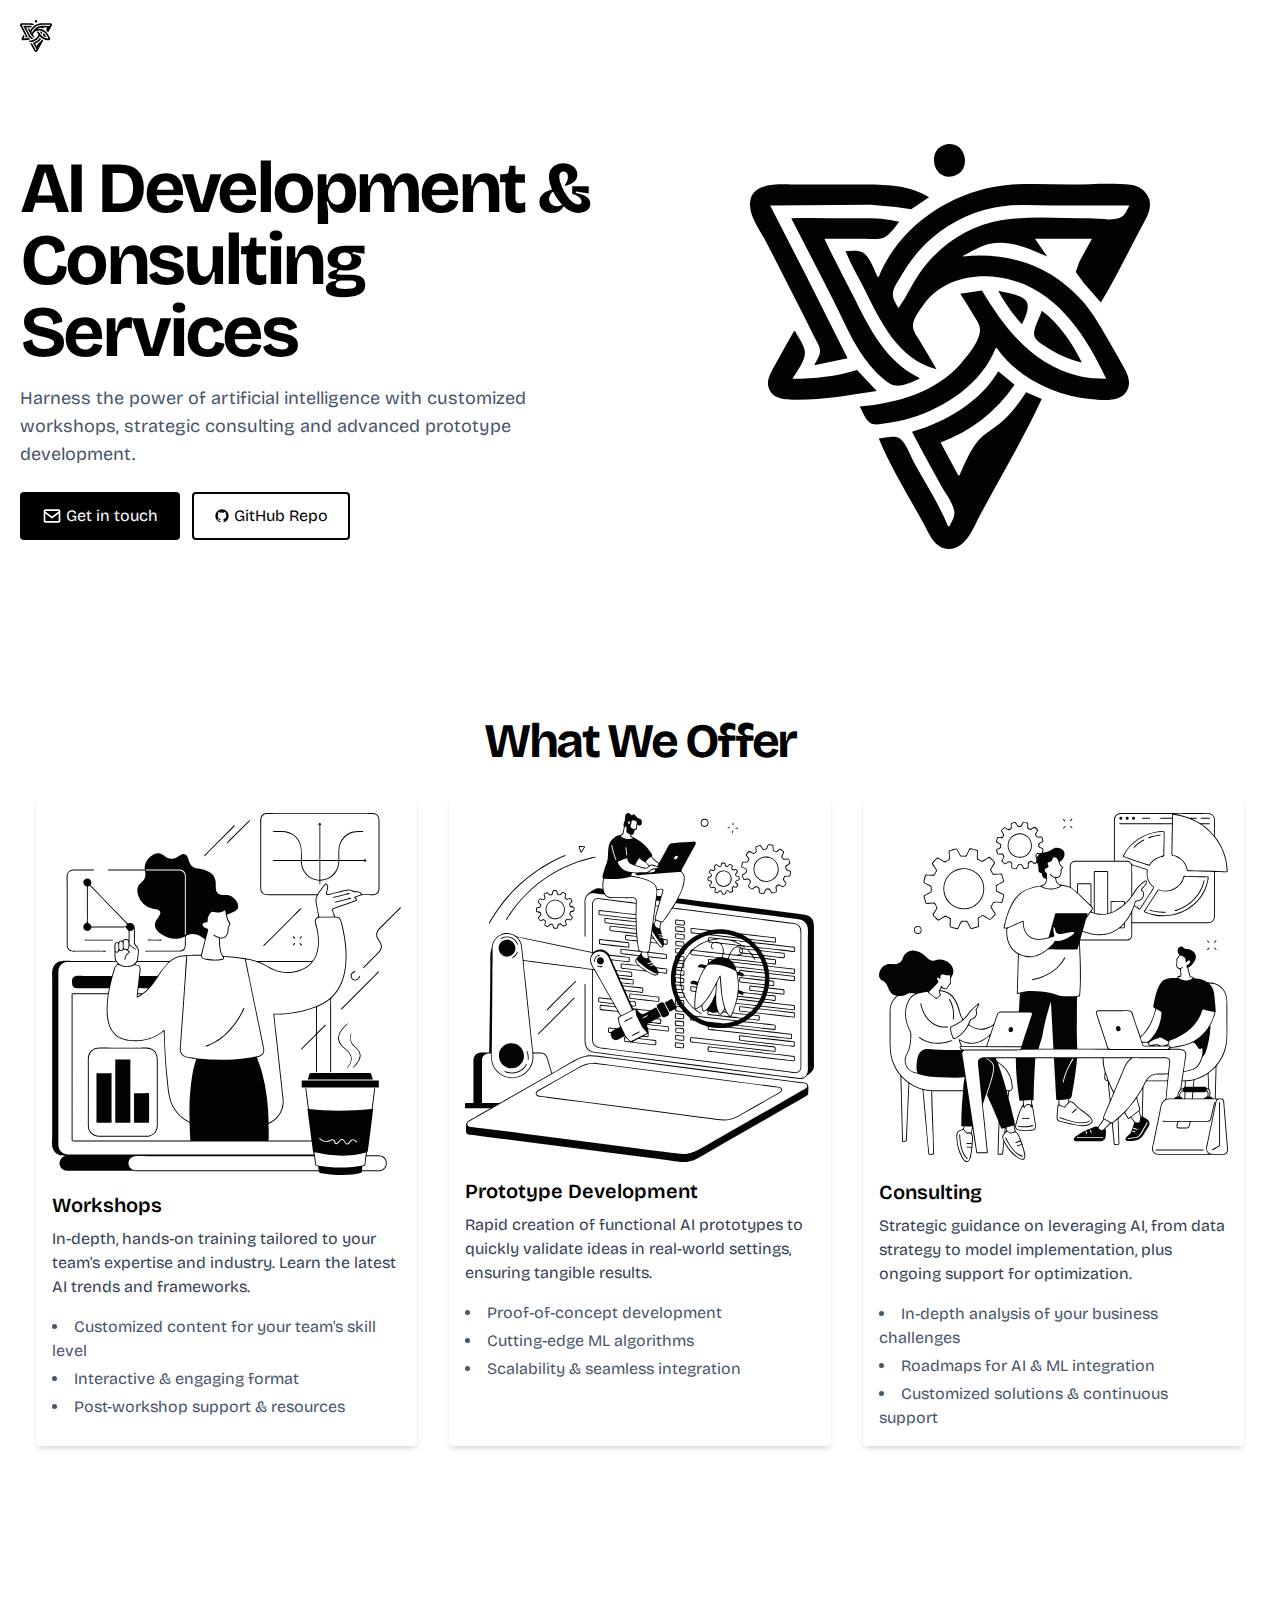
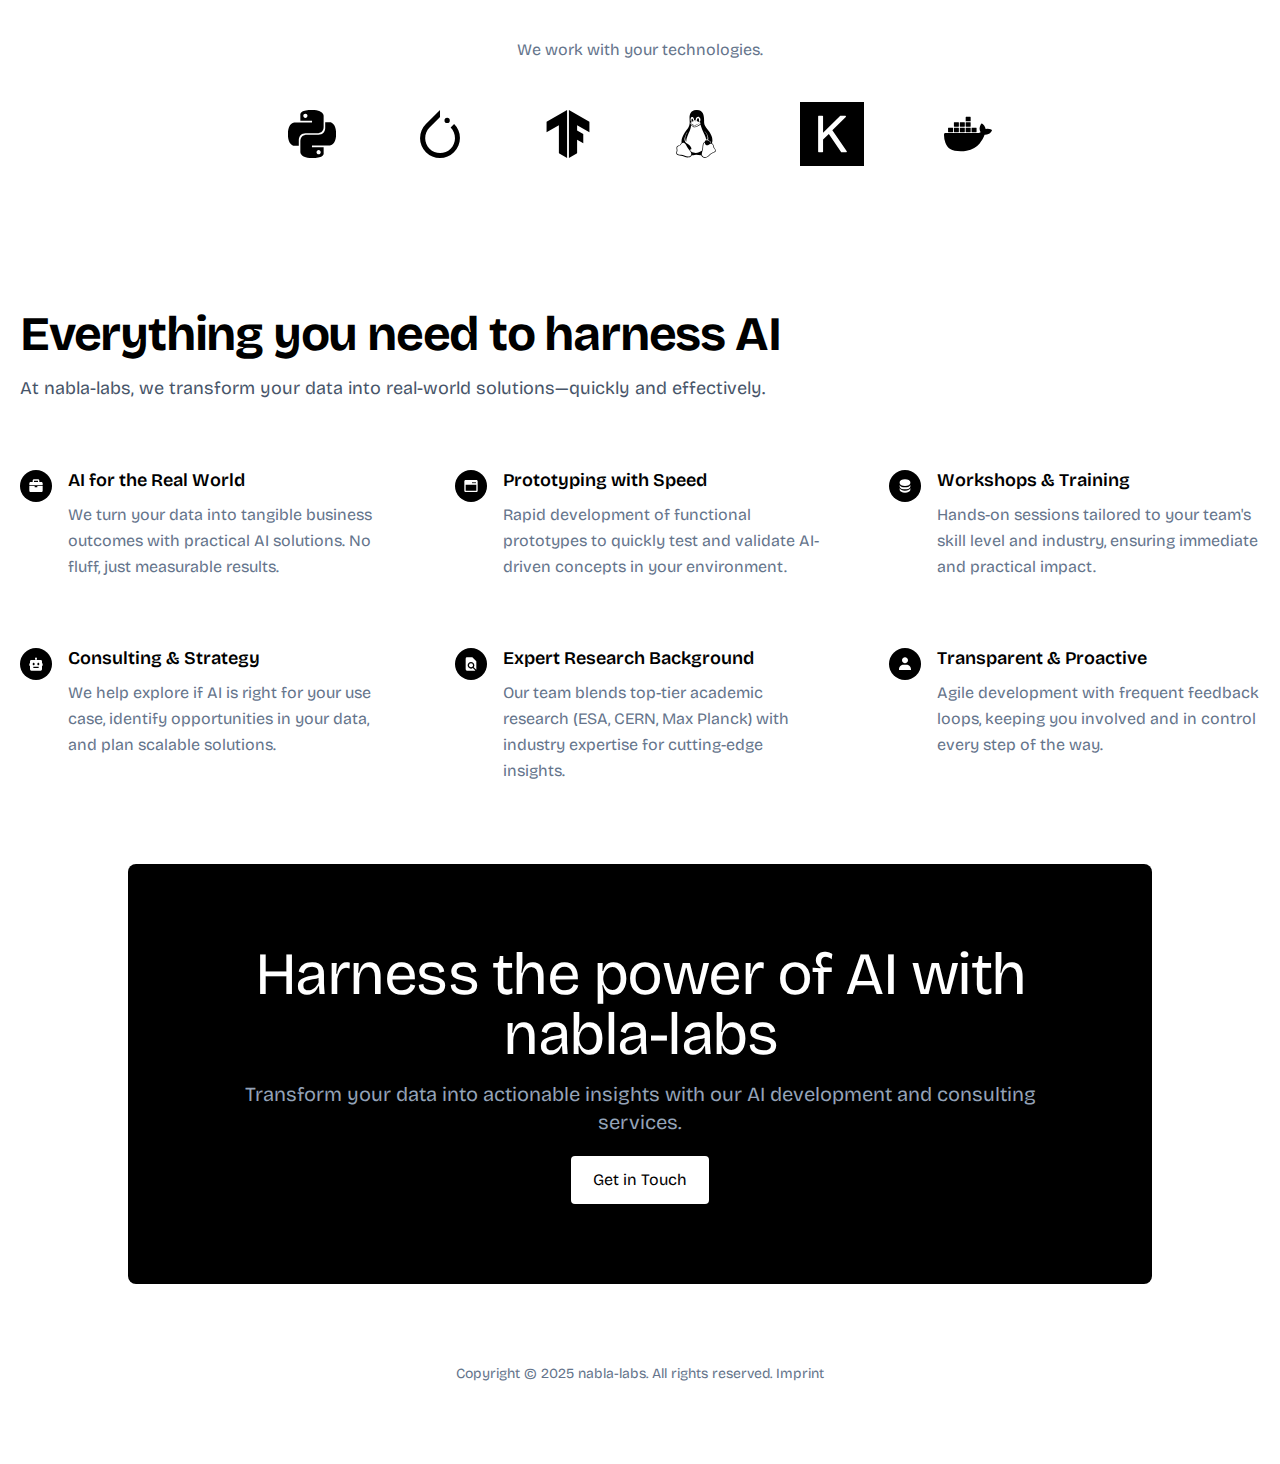
<file: index.html>
<!DOCTYPE html><html lang="en"> <head><meta charset="UTF-8"><meta name="viewport" content="width=device-width"><link rel="icon" type="image/svg+xml" href="/lucasmahler_logo_black.svg"><meta name="generator" content="Astro v4.16.18"><!-- <link rel="preload" as="image" href={src} alt="Hero" /> --><title>nabla-labs.com - AI Development & Consulting</title><link rel="canonical" href="https://nabla-labs.com/"><meta name="description" content="nabla-labs.com - We provide tailored AI development and consulting."><meta name="robots" content="index, follow"><meta property="og:title" content="nabla-labs.com - AI Development &#38; Consulting"><meta property="og:type" content="website"><meta property="og:image" content="https://nabla-labs.com/lucasmahler_logo_black.svg"><meta property="og:url" content="https://nabla-labs.com/"><meta property="og:image:url" content="https://nabla-labs.com/lucasmahler_logo_black.svg"><meta property="og:image:alt" content="nabla-labs"><meta name="twitter:card" content="summary_large_image"><meta name="twitter:site" content="@web3templates"><meta name="twitter:creator" content="@surjithctly"><link rel="stylesheet" href="/_astro/imprint.4_cSZles.css"></head> <body> <div class="max-w-screen-xl mx-auto px-5">  <header class="flex flex-col lg:flex-row justify-between items-center my-5">  <div class="flex w-full lg:w-auto items-center justify-between"> <a href="/" class="flex items-center"> <img src="/lucasmahler_logo_black.svg" alt="nabla-labs logo" class="h-8 w-auto"> </a> </div>  <script>(function(){const closeOnClick = false;

["DOMContentLoaded", "astro:after-swap"].forEach((event) => {
  document.addEventListener(event, addListeners);
});

// Function to clone and replace elements
function cloneAndReplace(element) {
  const clone = element.cloneNode(true);
  element.parentNode.replaceChild(clone, element);
}

function addListeners() {
  // Clean up existing listeners
  const oldMenuButton = document.getElementById("astronav-menu");
  if (oldMenuButton) {
    cloneAndReplace(oldMenuButton);
  }

  const oldDropdownMenus = document.querySelectorAll(".astronav-dropdown");
  oldDropdownMenus.forEach((menu) => {
    cloneAndReplace(menu);
  });

  // Mobile nav toggle
  const menuButton = document.getElementById("astronav-menu");
  menuButton && menuButton.addEventListener("click", toggleMobileNav);

  // Dropdown menus
  const dropdownMenus = document.querySelectorAll(".astronav-dropdown");
  dropdownMenus.forEach((menu) => {
    const button = menu.querySelector("button");
    button &&
      button.addEventListener("click", (event) =>
        toggleDropdownMenu(event, menu, dropdownMenus)
      );

    // Handle Submenu Dropdowns
    const dropDownSubmenus = menu.querySelectorAll(
      ".astronav-dropdown-submenu"
    );

    dropDownSubmenus.forEach((submenu) => {
      const submenuButton = submenu.querySelector("button");
      submenuButton &&
        submenuButton.addEventListener("click", (event) => {
          event.stopImmediatePropagation();
          toggleSubmenuDropdown(event, submenu);
        });
    });
  });

  // Clicking away from dropdown will remove the dropdown class
  document.addEventListener("click", closeAllDropdowns);

  if (closeOnClick) {
    handleCloseOnClick();
  }
}

function toggleMobileNav() {
  [...document.querySelectorAll(".astronav-toggle")].forEach((el) => {
    el.classList.toggle("hidden");
  });
}

function toggleDropdownMenu(event, menu, dropdownMenus) {
  toggleMenu(menu);

  // Close one dropdown when selecting another
  Array.from(dropdownMenus)
    .filter((el) => el !== menu && !menu.contains(el))
    .forEach(closeMenu);

  event.stopPropagation();
}

function toggleSubmenuDropdown(event, submenu) {
  event.stopPropagation();
  toggleMenu(submenu);

  // Close sibling submenus at the same nesting level
  const siblingSubmenus = submenu
    .closest(".astronav-dropdown")
    .querySelectorAll(".astronav-dropdown-submenu");
  Array.from(siblingSubmenus)
    .filter((el) => el !== submenu && !submenu.contains(el))
    .forEach(closeMenu);
}

function closeAllDropdowns(event) {
  const dropdownMenus = document.querySelectorAll(".dropdown-toggle");
  const dropdownParent = document.querySelectorAll(
    ".astronav-dropdown, .astronav-dropdown-submenu"
  );
  const isButtonInsideDropdown = [
    ...document.querySelectorAll(
      `.astronav-dropdown button, .astronav-dropdown label, .astronav-dropdown input,
	  .astronav-dropdown-submenu button, .astronav-dropdown-submenu label, .astronav-dropdown-submenu input,
	  #astronav-menu`
    ),
  ].some((button) => button.contains(event.target));
  if (!isButtonInsideDropdown) {
    dropdownMenus.forEach((d) => {
      // console.log("I ran", d);
      // if (!d.contains(event.target)) {
      d.classList.remove("open");
      d.removeAttribute("open");
      d.classList.add("hidden");
      // }
    });
    dropdownParent.forEach((d) => {
      d.classList.remove("open");
      d.removeAttribute("open");
      d.setAttribute("aria-expanded", "false");
    });
  }
}

function toggleMenu(menu) {
  menu.classList.toggle("open");
  const expanded = menu.getAttribute("aria-expanded") === "true";
  menu.setAttribute("aria-expanded", expanded ? "false" : "true");
  menu.hasAttribute("open")
    ? menu.removeAttribute("open")
    : menu.setAttribute("open", "");

  const dropdownToggle = menu.querySelector(".dropdown-toggle");
  const dropdownExpanded = dropdownToggle.getAttribute("aria-expanded");
  dropdownToggle.classList.toggle("hidden");
  dropdownToggle.setAttribute(
    "aria-expanded",
    dropdownExpanded === "true" ? "false" : "true"
  );
}

function closeMenu(menu) {
  // console.log("closing", menu);
  menu.classList.remove("open");
  menu.removeAttribute("open");
  menu.setAttribute("aria-expanded", "false");
  const dropdownToggles = menu.querySelectorAll(".dropdown-toggle");
  dropdownToggles.forEach((toggle) => {
    toggle.classList.add("hidden");
    toggle.setAttribute("aria-expanded", "false");
  });
}

function handleCloseOnClick() {
  const navMenuItems = document.querySelector(".astronav-items");
  const navToggle = document.getElementById("astronav-menu");
  const navLink = navMenuItems && navMenuItems.querySelectorAll("a");

  const MenuIcons = navToggle.querySelectorAll(".astronav-toggle");

  navLink &&
    navLink.forEach((item) => {
      item.addEventListener("click", () => {
        navMenuItems?.classList.add("hidden");
        MenuIcons.forEach((el) => {
          el.classList.toggle("hidden");
        });
      });
    });
}
})();</script> </header>  </div>  <div class="max-w-screen-xl mx-auto px-5">  <main class="grid lg:grid-cols-2 place-items-center pt-16 pb-8 md:pt-12 md:pb-24"> <div class="py-6 md:order-1 hidden md:block"> <picture> <source srcset="/_astro/lucasmahler_logo_black.PAE2NmGw_1BawBB.svg 200w, /_astro/lucasmahler_logo_black.PAE2NmGw_1BawBB.svg 200w, /_astro/lucasmahler_logo_black.PAE2NmGw_1BawBB.svg 200w" type="image/svg+xml" sizes="(max-width: 200px) 100vw, 200px"> <img src="/_astro/lucasmahler_logo_black.PAE2NmGw_ZjTXzU.svg" srcset="/_astro/lucasmahler_logo_black.PAE2NmGw_1BawBB.svg 200w, /_astro/lucasmahler_logo_black.PAE2NmGw_1BawBB.svg 200w, /_astro/lucasmahler_logo_black.PAE2NmGw_1BawBB.svg 200w" alt="Astronaut in the air" sizes="(max-width: 200px) 100vw, 200px" class="max-w-[400px] h-auto" loading="eager" width="786" height="795" decoding="async"> </picture> </div> <div> <h1 class="text-5xl lg:text-6xl xl:text-7xl font-bold lg:tracking-tight xl:tracking-tighter">
AI Development & Consulting Services
</h1> <p class="text-lg mt-4 text-slate-600 max-w-xl">
Harness the power of artificial intelligence  with customized workshops, strategic consulting and advanced prototype development.<wbr> </p> <div class="mt-6 flex flex-col sm:flex-row gap-3"> <a href="mailto:info@nabla-labs.com" target="_blank" rel="noopener" class="rounded text-center transition focus-visible:ring-2 ring-offset-2 ring-gray-200 px-5 py-2.5 bg-black text-white hover:bg-gray-800  border-2 border-transparent flex gap-1 items-center justify-center"> <svg width="1em" height="1em" class="text-white w-5 h-5" data-icon="bx:bx-envelope">   <symbol id="ai:bx:bx-envelope" viewBox="0 0 24 24"><path fill="currentColor" d="M20 4H4c-1.103 0-2 .897-2 2v12c0 1.103.897 2 2 2h16c1.103 0 2-.897 2-2V6c0-1.103-.897-2-2-2m0 2v.511l-8 6.223l-8-6.222V6zM4 18V9.044l7.386 5.745a.994.994 0 0 0 1.228 0L20 9.044L20.002 18z"/></symbol><use href="#ai:bx:bx-envelope"></use>  </svg>
Get in touch
 </a> <a href="https://github.com/nabla-labs" rel="noopener" target="_blank" class="rounded text-center transition focus-visible:ring-2 ring-offset-2 ring-gray-200 px-5 py-2.5 bg-white border-2 border-black hover:bg-gray-100 text-black  flex gap-1 items-center justify-center"> <svg width="1em" height="1em" class="text-black w-4 h-4" data-icon="bx:bxl-github">   <symbol id="ai:bx:bxl-github" viewBox="0 0 24 24"><path fill-rule="evenodd" clip-rule="evenodd" d="M12.026 2c-5.509 0-9.974 4.465-9.974 9.974c0 4.406 2.857 8.145 6.821 9.465c.499.09.679-.217.679-.481c0-.237-.008-.865-.011-1.696c-2.775.602-3.361-1.338-3.361-1.338c-.452-1.152-1.107-1.459-1.107-1.459c-.905-.619.069-.605.069-.605c1.002.07 1.527 1.028 1.527 1.028c.89 1.524 2.336 1.084 2.902.829c.091-.645.351-1.085.635-1.334c-2.214-.251-4.542-1.107-4.542-4.93c0-1.087.389-1.979 1.024-2.675c-.101-.253-.446-1.268.099-2.64c0 0 .837-.269 2.742 1.021a9.582 9.582 0 0 1 2.496-.336a9.554 9.554 0 0 1 2.496.336c1.906-1.291 2.742-1.021 2.742-1.021c.545 1.372.203 2.387.099 2.64c.64.696 1.024 1.587 1.024 2.675c0 3.833-2.33 4.675-4.552 4.922c.355.308.675.916.675 1.846c0 1.334-.012 2.41-.012 2.737c0 .267.178.577.687.479C19.146 20.115 22 16.379 22 11.974C22 6.465 17.535 2 12.026 2z" fill="currentColor"/></symbol><use href="#ai:bx:bxl-github"></use>  </svg>
GitHub Repo
 </a> </div> </div> </main> <main class="pt-16 pb-8 md:pt-12 md:pb-24"> <div class="max-w-7xl mx-auto px-4"> <h1 class="text-4xl sm:text-5xl font-bold mb-8 lg:tracking-tight xl:tracking-tighter text-center">
What We Offer
</h1> <!-- Services Grid --> <div class="grid gap-8 md:grid-cols-3"> <div class="bg-white p-4 rounded shadow-md"> <div class="mb-4"> <picture> <source srcset="/_astro/workshop.DOTXzUH1_654UG.svg 300w, /_astro/workshop.DOTXzUH1_Z1ONWse.svg 600w" type="image/svg+xml" sizes="(max-width: 300px) 100vw, 300px"> <img src="/_astro/workshop.DOTXzUH1_Z1bN46L.svg" srcset="/_astro/workshop.DOTXzUH1_654UG.svg 300w, /_astro/workshop.DOTXzUH1_Z1ONWse.svg 600w" alt="Workshops" sizes="(max-width: 300px) 100vw, 300px" class="w-full h-auto rounded" width="2355" height="2441" loading="lazy" decoding="async"> </picture> </div> <h2 class="text-xl font-semibold mb-2">Workshops</h2> <p class="text-slate-700 mb-4"> In-depth, hands-on training tailored to your team&#39;s expertise and industry. Learn the latest AI trends and frameworks. </p> <ul class="list-disc list-inside space-y-1 text-slate-600"> <li>Customized content for your team&#39;s skill level</li><li>Interactive &amp; engaging format</li><li>Post-workshop support &amp; resources</li> </ul> </div><div class="bg-white p-4 rounded shadow-md"> <div class="mb-4"> <picture> <source srcset="/_astro/prototype.BtMxLWLW_zIlC7.svg 300w, /_astro/prototype.BtMxLWLW_Z1laFKN.svg 600w" type="image/svg+xml" sizes="(max-width: 300px) 100vw, 300px"> <img src="/_astro/prototype.BtMxLWLW_Z11QaAi.svg" srcset="/_astro/prototype.BtMxLWLW_zIlC7.svg 300w, /_astro/prototype.BtMxLWLW_Z1laFKN.svg 600w" alt="Prototype Development" sizes="(max-width: 300px) 100vw, 300px" class="w-full h-auto rounded" width="2445" height="2440" loading="lazy" decoding="async"> </picture> </div> <h2 class="text-xl font-semibold mb-2">Prototype Development</h2> <p class="text-slate-700 mb-4"> Rapid creation of functional AI prototypes to quickly validate ideas in real-world settings, ensuring tangible results. </p> <ul class="list-disc list-inside space-y-1 text-slate-600"> <li>Proof-of-concept development</li><li>Cutting-edge ML algorithms</li><li>Scalability &amp; seamless integration</li> </ul> </div><div class="bg-white p-4 rounded shadow-md"> <div class="mb-4"> <picture> <source srcset="/_astro/consulting.DLBoC6gh_vWsFW.svg 300w, /_astro/consulting.DLBoC6gh_Z1oVyGX.svg 600w" type="image/svg+xml" sizes="(max-width: 300px) 100vw, 300px"> <img src="/_astro/consulting.DLBoC6gh_Z1wGvc5.svg" srcset="/_astro/consulting.DLBoC6gh_vWsFW.svg 300w, /_astro/consulting.DLBoC6gh_Z1oVyGX.svg 600w" alt="Consulting" sizes="(max-width: 300px) 100vw, 300px" class="w-full h-auto rounded" width="2443" height="2441" loading="lazy" decoding="async"> </picture> </div> <h2 class="text-xl font-semibold mb-2">Consulting</h2> <p class="text-slate-700 mb-4"> Strategic guidance on leveraging AI, from data strategy to model implementation, plus ongoing support for optimization. </p> <ul class="list-disc list-inside space-y-1 text-slate-600"> <li>In-depth analysis of your business challenges</li><li>Roadmaps for AI &amp; ML integration</li><li>Customized solutions &amp; continuous support</li> </ul> </div> </div> </div> </main> <div class="mt-24"> <h2 class="text-center text-slate-500">We work with your technologies.</h2> <div class="flex gap-8 md:gap-20 items-center justify-center mt-10 flex-wrap"> <svg width="1em" height="1em" class="size-8 md:size-12" data-icon="simple-icons:python">   <symbol id="ai:simple-icons:python" viewBox="0 0 24 24"><path fill="currentColor" d="m14.25.18l.9.2l.73.26l.59.3l.45.32l.34.34l.25.34l.16.33l.1.3l.04.26l.02.2l-.01.13V8.5l-.05.63l-.13.55l-.21.46l-.26.38l-.3.31l-.33.25l-.35.19l-.35.14l-.33.1l-.3.07l-.26.04l-.21.02H8.77l-.69.05l-.59.14l-.5.22l-.41.27l-.33.32l-.27.35l-.2.36l-.15.37l-.1.35l-.07.32l-.04.27l-.02.21v3.06H3.17l-.21-.03l-.28-.07l-.32-.12l-.35-.18l-.36-.26l-.36-.36l-.35-.46l-.32-.59l-.28-.73l-.21-.88l-.14-1.05l-.05-1.23l.06-1.22l.16-1.04l.24-.87l.32-.71l.36-.57l.4-.44l.42-.33l.42-.24l.4-.16l.36-.1l.32-.05l.24-.01h.16l.06.01h8.16v-.83H6.18l-.01-2.75l-.02-.37l.05-.34l.11-.31l.17-.28l.25-.26l.31-.23l.38-.2l.44-.18l.51-.15l.58-.12l.64-.1l.71-.06l.77-.04l.84-.02l1.27.05zm-6.3 1.98l-.23.33l-.08.41l.08.41l.23.34l.33.22l.41.09l.41-.09l.33-.22l.23-.34l.08-.41l-.08-.41l-.23-.33l-.33-.22l-.41-.09l-.41.09zm13.09 3.95l.28.06l.32.12l.35.18l.36.27l.36.35l.35.47l.32.59l.28.73l.21.88l.14 1.04l.05 1.23l-.06 1.23l-.16 1.04l-.24.86l-.32.71l-.36.57l-.4.45l-.42.33l-.42.24l-.4.16l-.36.09l-.32.05l-.24.02l-.16-.01h-8.22v.82h5.84l.01 2.76l.02.36l-.05.34l-.11.31l-.17.29l-.25.25l-.31.24l-.38.2l-.44.17l-.51.15l-.58.13l-.64.09l-.71.07l-.77.04l-.84.01l-1.27-.04l-1.07-.14l-.9-.2l-.73-.25l-.59-.3l-.45-.33l-.34-.34l-.25-.34l-.16-.33l-.1-.3l-.04-.25l-.02-.2l.01-.13v-5.34l.05-.64l.13-.54l.21-.46l.26-.38l.3-.32l.33-.24l.35-.2l.35-.14l.33-.1l.3-.06l.26-.04l.21-.02l.13-.01h5.84l.69-.05l.59-.14l.5-.21l.41-.28l.33-.32l.27-.35l.2-.36l.15-.36l.1-.35l.07-.32l.04-.28l.02-.21V6.07h2.09l.14.01zm-6.47 14.25l-.23.33l-.08.41l.08.41l.23.33l.33.23l.41.08l.41-.08l.33-.23l.23-.33l.08-.41l-.08-.41l-.23-.33l-.33-.23l-.41-.08l-.41.08z"/></symbol><use href="#ai:simple-icons:python"></use>  </svg> <svg width="1em" height="1em" class="size-8 md:size-12" data-icon="simple-icons:pytorch">   <symbol id="ai:simple-icons:pytorch" viewBox="0 0 24 24"><path fill="currentColor" d="M12.005 0L4.952 7.053a9.865 9.865 0 0 0 0 14.022a9.866 9.866 0 0 0 14.022 0c3.984-3.9 3.986-10.205.085-14.023l-1.744 1.743c2.904 2.905 2.904 7.634 0 10.538s-7.634 2.904-10.538 0s-2.904-7.634 0-10.538l4.647-4.646l.582-.665zm3.568 3.899a1.327 1.327 0 0 0-1.327 1.327a1.327 1.327 0 0 0 1.327 1.328A1.327 1.327 0 0 0 16.9 5.226A1.327 1.327 0 0 0 15.573 3.9z"/></symbol><use href="#ai:simple-icons:pytorch"></use>  </svg> <svg width="1em" height="1em" class="size-8 md:size-12" data-icon="simple-icons:tensorflow">   <symbol id="ai:simple-icons:tensorflow" viewBox="0 0 24 24"><path fill="currentColor" d="M1.292 5.856L11.54 0v24l-4.095-2.378V7.603l-6.168 3.564l.015-5.31zm21.43 5.311l-.014-5.31L12.46 0v24l4.095-2.378V14.87l3.092 1.788l-.018-4.618l-3.074-1.756V7.603z"/></symbol><use href="#ai:simple-icons:tensorflow"></use>  </svg> <svg width="1em" height="1em" class="size-8 md:size-12" data-icon="simple-icons:linux">   <symbol id="ai:simple-icons:linux" viewBox="0 0 24 24"><path fill="currentColor" d="M12.504 0q-.232 0-.48.021c-4.226.333-3.105 4.807-3.17 6.298c-.076 1.092-.3 1.953-1.05 3.02c-.885 1.051-2.127 2.75-2.716 4.521c-.278.832-.41 1.684-.287 2.489a.4.4 0 0 0-.11.135c-.26.268-.45.6-.663.839c-.199.199-.485.267-.797.4c-.313.136-.658.269-.864.68c-.09.189-.136.394-.132.602c0 .199.027.4.055.536c.058.399.116.728.04.97c-.249.68-.28 1.145-.106 1.484c.174.334.535.47.94.601c.81.2 1.91.135 2.774.6c.926.466 1.866.67 2.616.47c.526-.116.97-.464 1.208-.946c.587-.003 1.23-.269 2.26-.334c.699-.058 1.574.267 2.577.2c.025.134.063.198.114.333l.003.003c.391.778 1.113 1.132 1.884 1.071s1.592-.536 2.257-1.306c.631-.765 1.683-1.084 2.378-1.503c.348-.199.629-.469.649-.853c.023-.4-.2-.811-.714-1.376v-.097l-.003-.003c-.17-.2-.25-.535-.338-.926c-.085-.401-.182-.786-.492-1.046h-.003c-.059-.054-.123-.067-.188-.135a.36.36 0 0 0-.19-.064c.431-1.278.264-2.55-.173-3.694c-.533-1.41-1.465-2.638-2.175-3.483c-.796-1.005-1.576-1.957-1.56-3.368c.026-2.152.236-6.133-3.544-6.139m.529 3.405h.013c.213 0 .396.062.584.198c.19.135.33.332.438.533c.105.259.158.459.166.724c0-.02.006-.04.006-.06v.105l-.004-.021l-.004-.024a1.8 1.8 0 0 1-.15.706a.95.95 0 0 1-.213.335a1 1 0 0 0-.088-.042c-.104-.045-.198-.064-.284-.133a1.3 1.3 0 0 0-.22-.066c.05-.06.146-.133.183-.198q.08-.193.088-.402v-.02a1.2 1.2 0 0 0-.061-.4c-.045-.134-.101-.2-.183-.333c-.084-.066-.167-.132-.267-.132h-.016c-.093 0-.176.03-.262.132a.8.8 0 0 0-.205.334a1.2 1.2 0 0 0-.09.4v.019q.002.134.02.267c-.193-.067-.438-.135-.607-.202a2 2 0 0 1-.018-.2v-.02a1.8 1.8 0 0 1 .15-.768a1.08 1.08 0 0 1 .43-.533a1 1 0 0 1 .594-.2zm-2.962.059h.036c.142 0 .27.048.399.135c.146.129.264.288.344.465c.09.199.14.4.153.667v.004c.007.134.006.2-.002.266v.08c-.03.007-.056.018-.083.024c-.152.055-.274.135-.393.2q.018-.136.003-.267v-.015c-.012-.133-.04-.2-.082-.333a.6.6 0 0 0-.166-.267a.25.25 0 0 0-.183-.064h-.021c-.071.006-.13.04-.186.132a.55.55 0 0 0-.12.27a1 1 0 0 0-.023.33v.015c.012.135.037.2.08.334c.046.134.098.2.166.268q.014.014.034.024c-.07.057-.117.07-.176.136a.3.3 0 0 1-.131.068a2.6 2.6 0 0 1-.275-.402a1.8 1.8 0 0 1-.155-.667a1.8 1.8 0 0 1 .08-.668a1.4 1.4 0 0 1 .283-.535c.128-.133.26-.2.418-.2m1.37 1.706c.332 0 .733.065 1.216.399c.293.2.523.269 1.052.468h.003c.255.136.405.266.478.399v-.131a.57.57 0 0 1 .016.47c-.123.31-.516.643-1.063.842v.002c-.268.135-.501.333-.775.465c-.276.135-.588.292-1.012.267a1.1 1.1 0 0 1-.448-.067a4 4 0 0 1-.322-.198c-.195-.135-.363-.332-.612-.465v-.005h-.005c-.4-.246-.616-.512-.686-.71q-.104-.403.193-.6c.224-.135.38-.271.483-.336c.104-.074.143-.102.176-.131h.002v-.003c.169-.202.436-.47.839-.601c.139-.036.294-.065.466-.065zm2.8 2.142c.358 1.417 1.196 3.475 1.735 4.473c.286.534.855 1.659 1.102 3.024c.156-.005.33.018.513.064c.646-1.671-.546-3.467-1.089-3.966c-.22-.2-.232-.335-.123-.335c.59.534 1.365 1.572 1.646 2.757c.13.535.16 1.104.021 1.67c.067.028.135.06.205.067c1.032.534 1.413.938 1.23 1.537v-.043c-.06-.003-.12 0-.18 0h-.016c.151-.467-.182-.825-1.065-1.224c-.915-.4-1.646-.336-1.77.465c-.008.043-.013.066-.018.135c-.068.023-.139.053-.209.064c-.43.268-.662.669-.793 1.187c-.13.533-.17 1.156-.205 1.869v.003c-.02.334-.17.838-.319 1.35c-1.5 1.072-3.58 1.538-5.348.334a2.7 2.7 0 0 0-.402-.533a1.5 1.5 0 0 0-.275-.333c.182 0 .338-.03.465-.067a.62.62 0 0 0 .314-.334c.108-.267 0-.697-.345-1.163s-.931-.995-1.788-1.521c-.63-.4-.986-.87-1.15-1.396c-.165-.534-.143-1.085-.015-1.645c.245-1.07.873-2.11 1.274-2.763c.107-.065.037.135-.408.974c-.396.751-1.14 2.497-.122 3.854a8.1 8.1 0 0 1 .647-2.876c.564-1.278 1.743-3.504 1.836-5.268c.048.036.217.135.289.202c.218.133.38.333.59.465c.21.201.477.335.876.335q.058.005.11.006c.412 0 .73-.134.997-.268c.29-.134.52-.334.74-.4h.005c.467-.135.835-.402 1.044-.7zm2.185 8.958c.037.6.343 1.245.882 1.377c.588.134 1.434-.333 1.791-.765l.211-.01c.315-.007.577.01.847.268l.003.003c.208.199.305.53.391.876c.085.4.154.78.409 1.066c.486.527.645.906.636 1.14l.003-.007v.018l-.003-.012c-.015.262-.185.396-.498.595c-.63.401-1.746.712-2.457 1.57c-.618.737-1.37 1.14-2.036 1.191c-.664.053-1.237-.2-1.574-.898l-.005-.003c-.21-.4-.12-1.025.056-1.69c.176-.668.428-1.344.463-1.897c.037-.714.076-1.335.195-1.814c.12-.465.308-.797.641-.984l.045-.022zm-10.814.049h.01q.08 0 .157.014c.376.055.706.333 1.023.752l.91 1.664l.003.003c.243.533.754 1.064 1.189 1.637c.434.598.77 1.131.729 1.57v.006c-.057.744-.48 1.148-1.125 1.294c-.645.135-1.52.002-2.395-.464c-.968-.536-2.118-.469-2.857-.602q-.553-.1-.723-.4c-.11-.2-.113-.602.123-1.23v-.004l.002-.003c.117-.334.03-.752-.027-1.118c-.055-.401-.083-.71.043-.94c.16-.334.396-.4.69-.533c.294-.135.64-.202.915-.47h.002v-.002c.256-.268.445-.601.668-.838c.19-.201.38-.336.663-.336m7.159-9.074c-.435.201-.945.535-1.488.535c-.542 0-.97-.267-1.28-.466c-.154-.134-.28-.268-.373-.335c-.164-.134-.144-.333-.074-.333c.109.016.129.134.199.2c.096.066.215.2.36.333c.292.2.68.467 1.167.467c.485 0 1.053-.267 1.398-.466c.195-.135.445-.334.648-.467c.156-.136.149-.267.279-.267c.128.016.034.134-.147.332a8 8 0 0 1-.69.468zm-1.082-1.583V5.64c-.006-.02.013-.042.029-.05c.074-.043.18-.027.26.004c.063 0 .16.067.15.135c-.006.049-.085.066-.135.066c-.055 0-.092-.043-.141-.068c-.052-.018-.146-.008-.163-.065m-.551 0c-.02.058-.113.049-.166.066c-.047.025-.086.068-.14.068c-.05 0-.13-.02-.136-.068c-.01-.066.088-.133.15-.133c.08-.031.184-.047.259-.005c.019.009.036.03.03.05v.02h.003z"/></symbol><use href="#ai:simple-icons:linux"></use>  </svg> <svg width="1em" height="1em" class="size-8 md:size-16" data-icon="simple-icons:keras">   <symbol id="ai:simple-icons:keras" viewBox="0 0 24 24"><path fill="currentColor" d="M24 0H0v24h24zM8.45 5.16l.2.17v6.24l6.46-6.45h1.96l.2.4l-5.14 5.1l5.47 7.94l-.2.3h-1.94l-4.65-6.88l-2.16 2.08v4.6l-.19.2H7l-.2-.2V5.33l.17-.17z"/></symbol><use href="#ai:simple-icons:keras"></use>  </svg> <svg width="1em" height="1em" class="size-8 md:size-12" data-icon="simple-icons:docker">   <symbol id="ai:simple-icons:docker" viewBox="0 0 24 24"><path fill="currentColor" d="M13.983 11.078h2.119a.186.186 0 0 0 .186-.185V9.006a.186.186 0 0 0-.186-.186h-2.119a.185.185 0 0 0-.185.185v1.888c0 .102.083.185.185.185m-2.954-5.43h2.118a.186.186 0 0 0 .186-.186V3.574a.186.186 0 0 0-.186-.185h-2.118a.185.185 0 0 0-.185.185v1.888c0 .102.082.185.185.185m0 2.716h2.118a.187.187 0 0 0 .186-.186V6.29a.186.186 0 0 0-.186-.185h-2.118a.185.185 0 0 0-.185.185v1.887c0 .102.082.185.185.186m-2.93 0h2.12a.186.186 0 0 0 .184-.186V6.29a.185.185 0 0 0-.185-.185H8.1a.185.185 0 0 0-.185.185v1.887c0 .102.083.185.185.186m-2.964 0h2.119a.186.186 0 0 0 .185-.186V6.29a.185.185 0 0 0-.185-.185H5.136a.186.186 0 0 0-.186.185v1.887c0 .102.084.185.186.186m5.893 2.715h2.118a.186.186 0 0 0 .186-.185V9.006a.186.186 0 0 0-.186-.186h-2.118a.185.185 0 0 0-.185.185v1.888c0 .102.082.185.185.185m-2.93 0h2.12a.185.185 0 0 0 .184-.185V9.006a.185.185 0 0 0-.184-.186h-2.12a.185.185 0 0 0-.184.185v1.888c0 .102.083.185.185.185m-2.964 0h2.119a.185.185 0 0 0 .185-.185V9.006a.185.185 0 0 0-.184-.186h-2.12a.186.186 0 0 0-.186.186v1.887c0 .102.084.185.186.185m-2.92 0h2.12a.185.185 0 0 0 .184-.185V9.006a.185.185 0 0 0-.184-.186h-2.12a.185.185 0 0 0-.184.185v1.888c0 .102.082.185.185.185M23.763 9.89c-.065-.051-.672-.51-1.954-.51q-.508.001-1.01.087c-.248-1.7-1.653-2.53-1.716-2.566l-.344-.199l-.226.327c-.284.438-.49.922-.612 1.43c-.23.97-.09 1.882.403 2.661c-.595.332-1.55.413-1.744.42H.751a.75.75 0 0 0-.75.748a11.4 11.4 0 0 0 .692 4.062c.545 1.428 1.355 2.48 2.41 3.124c1.18.723 3.1 1.137 5.275 1.137a15.7 15.7 0 0 0 2.93-.266a12.3 12.3 0 0 0 3.823-1.389a10.5 10.5 0 0 0 2.61-2.136c1.252-1.418 1.998-2.997 2.553-4.4h.221c1.372 0 2.215-.549 2.68-1.009c.309-.293.55-.65.707-1.046l.098-.288Z"/></symbol><use href="#ai:simple-icons:docker"></use>  </svg> </div> <br> <br> <br> <br> <br> <br> </div> <div class="mt-16 md:mt-0"> <h2 class="text-4xl lg:text-5xl font-bold lg:tracking-tight">
Everything you need to harness AI
</h2> <p class="text-lg mt-4 text-slate-600">
At nabla-labs, we transform your data into real-world solutions—quickly and effectively. </p> </div> <div class="grid sm:grid-cols-2 md:grid-cols-3 mt-16 gap-16"> <div class="flex gap-4 items-start"> <div class="mt-1 bg-black rounded-full  p-2 w-8 h-8 shrink-0"> <svg width="1em" height="1em" class="text-white" data-icon="bx:bxs-briefcase">   <symbol id="ai:bx:bxs-briefcase" viewBox="0 0 24 24"><path d="M20 6h-3V4c0-1.103-.897-2-2-2H9c-1.103 0-2 .897-2 2v2H4c-1.103 0-2 .897-2 2v3h20V8c0-1.103-.897-2-2-2zM9 4h6v2H9V4zm5 10h-4v-2H2v7c0 1.103.897 2 2 2h16c1.103 0 2-.897 2-2v-7h-8v2z" fill="currentColor"/></symbol><use href="#ai:bx:bxs-briefcase"></use>  </svg> </div> <div> <h3 class="font-semibold text-lg">AI for the Real World</h3>  <p class="text-slate-500 mt-2 leading-relaxed">We turn your data into tangible business outcomes with practical AI solutions. No fluff, just measurable results.</p> </div> </div><div class="flex gap-4 items-start"> <div class="mt-1 bg-black rounded-full  p-2 w-8 h-8 shrink-0"> <svg width="1em" height="1em" class="text-white" data-icon="bx:bxs-window-alt">   <symbol id="ai:bx:bxs-window-alt" viewBox="0 0 24 24"><path d="M20 3H4c-1.103 0-2 .897-2 2v14c0 1.103.897 2 2 2h16c1.103 0 2-.897 2-2V5c0-1.103-.897-2-2-2zm-3 3h2v2h-2V6zm-3 0h2v2h-2V6zM4 19v-9h16.001l.001 9H4z" fill="currentColor"/></symbol><use href="#ai:bx:bxs-window-alt"></use>  </svg> </div> <div> <h3 class="font-semibold text-lg">Prototyping with Speed</h3>  <p class="text-slate-500 mt-2 leading-relaxed">Rapid development of functional prototypes to quickly test and validate AI-driven concepts in your environment.</p> </div> </div><div class="flex gap-4 items-start"> <div class="mt-1 bg-black rounded-full  p-2 w-8 h-8 shrink-0"> <svg width="1em" height="1em" class="text-white" data-icon="bx:bxs-data">   <symbol id="ai:bx:bxs-data" viewBox="0 0 24 24"><path d="M20 6c0-2.168-3.663-4-8-4S4 3.832 4 6v2c0 2.168 3.663 4 8 4s8-1.832 8-4V6zm-8 13c-4.337 0-8-1.832-8-4v3c0 2.168 3.663 4 8 4s8-1.832 8-4v-3c0 2.168-3.663 4-8 4z" fill="currentColor"/><path d="M20 10c0 2.168-3.663 4-8 4s-8-1.832-8-4v3c0 2.168 3.663 4 8 4s8-1.832 8-4v-3z" fill="currentColor"/></symbol><use href="#ai:bx:bxs-data"></use>  </svg> </div> <div> <h3 class="font-semibold text-lg">Workshops &amp; Training</h3>  <p class="text-slate-500 mt-2 leading-relaxed">Hands-on sessions tailored to your team&#39;s skill level and industry, ensuring immediate and practical impact.</p> </div> </div><div class="flex gap-4 items-start"> <div class="mt-1 bg-black rounded-full  p-2 w-8 h-8 shrink-0"> <svg width="1em" height="1em" class="text-white" data-icon="bx:bxs-bot">   <symbol id="ai:bx:bxs-bot" viewBox="0 0 24 24"><path d="M21 10.975V8a2 2 0 0 0-2-2h-6V4.688c.305-.274.5-.668.5-1.11a1.5 1.5 0 0 0-3 0c0 .442.195.836.5 1.11V6H5a2 2 0 0 0-2 2v2.998l-.072.005A.999.999 0 0 0 2 12v2a1 1 0 0 0 1 1v5a2 2 0 0 0 2 2h14a2 2 0 0 0 2-2v-5a1 1 0 0 0 1-1v-1.938a1.004 1.004 0 0 0-.072-.455c-.202-.488-.635-.605-.928-.632zM7 12c0-1.104.672-2 1.5-2s1.5.896 1.5 2s-.672 2-1.5 2S7 13.104 7 12zm8.998 6c-1.001-.003-7.997 0-7.998 0v-2s7.001-.002 8.002 0l-.004 2zm-.498-4c-.828 0-1.5-.896-1.5-2s.672-2 1.5-2s1.5.896 1.5 2s-.672 2-1.5 2z" fill="currentColor"/></symbol><use href="#ai:bx:bxs-bot"></use>  </svg> </div> <div> <h3 class="font-semibold text-lg">Consulting &amp; Strategy</h3>  <p class="text-slate-500 mt-2 leading-relaxed">We help explore if AI is right for your use case, identify opportunities in your data, and plan scalable solutions.</p> </div> </div><div class="flex gap-4 items-start"> <div class="mt-1 bg-black rounded-full  p-2 w-8 h-8 shrink-0"> <svg width="1em" height="1em" class="text-white" data-icon="bx:bxs-file-find">   <symbol id="ai:bx:bxs-file-find" viewBox="0 0 24 24"><path d="M6 22h12c.178 0 .348-.03.512-.074l-3.759-3.759A4.966 4.966 0 0 1 12 19c-2.757 0-5-2.243-5-5s2.243-5 5-5s5 2.243 5 5a4.964 4.964 0 0 1-.833 2.753l3.759 3.759c.044-.164.074-.334.074-.512V8l-6-6H6a2 2 0 0 0-2 2v16a2 2 0 0 0 2 2z" fill="currentColor"/><circle cx="12" cy="14" r="3" fill="currentColor"/></symbol><use href="#ai:bx:bxs-file-find"></use>  </svg> </div> <div> <h3 class="font-semibold text-lg">Expert Research Background</h3>  <p class="text-slate-500 mt-2 leading-relaxed">Our team blends top-tier academic research (ESA, CERN, Max Planck) with industry expertise for cutting-edge insights.</p> </div> </div><div class="flex gap-4 items-start"> <div class="mt-1 bg-black rounded-full  p-2 w-8 h-8 shrink-0"> <svg width="1em" height="1em" class="text-white" data-icon="bx:bxs-user">   <symbol id="ai:bx:bxs-user" viewBox="0 0 24 24"><path d="M7.5 6.5C7.5 8.981 9.519 11 12 11s4.5-2.019 4.5-4.5S14.481 2 12 2S7.5 4.019 7.5 6.5zM20 21h1v-1c0-3.859-3.141-7-7-7h-4c-3.86 0-7 3.141-7 7v1h17z" fill="currentColor"/></symbol><use href="#ai:bx:bxs-user"></use>  </svg> </div> <div> <h3 class="font-semibold text-lg">Transparent &amp; Proactive</h3>  <p class="text-slate-500 mt-2 leading-relaxed">Agile development with frequent feedback loops, keeping you involved and in control every step of the way.</p> </div> </div> </div> <div class="bg-black p-8 md:px-20 md:py-20 mt-20 mx-auto max-w-5xl rounded-lg flex flex-col items-center text-center"> <h2 class="text-white text-4xl md:text-6xl tracking-tight">
Harness the power of AI with nabla-labs
</h2> <p class="text-slate-400 mt-4 text-lg md:text-xl">
Transform your data into actionable insights with our AI development and consulting services.
</p> <div class="flex mt-5"> <a href="mailto:info@nabla-labs.com" class="rounded text-center transition focus-visible:ring-2 ring-offset-2 ring-gray-200 px-5 py-2.5 bg-white text-black   border-2 border-transparent">Get in Touch </a> </div> </div>  </div>  <footer class="my-20"> <p class="text-center text-sm text-slate-500">
Copyright © 2025 nabla-labs. All rights reserved.
<a href="/imprint">Imprint</a> </p>  </footer>  </body> </html>
</file>
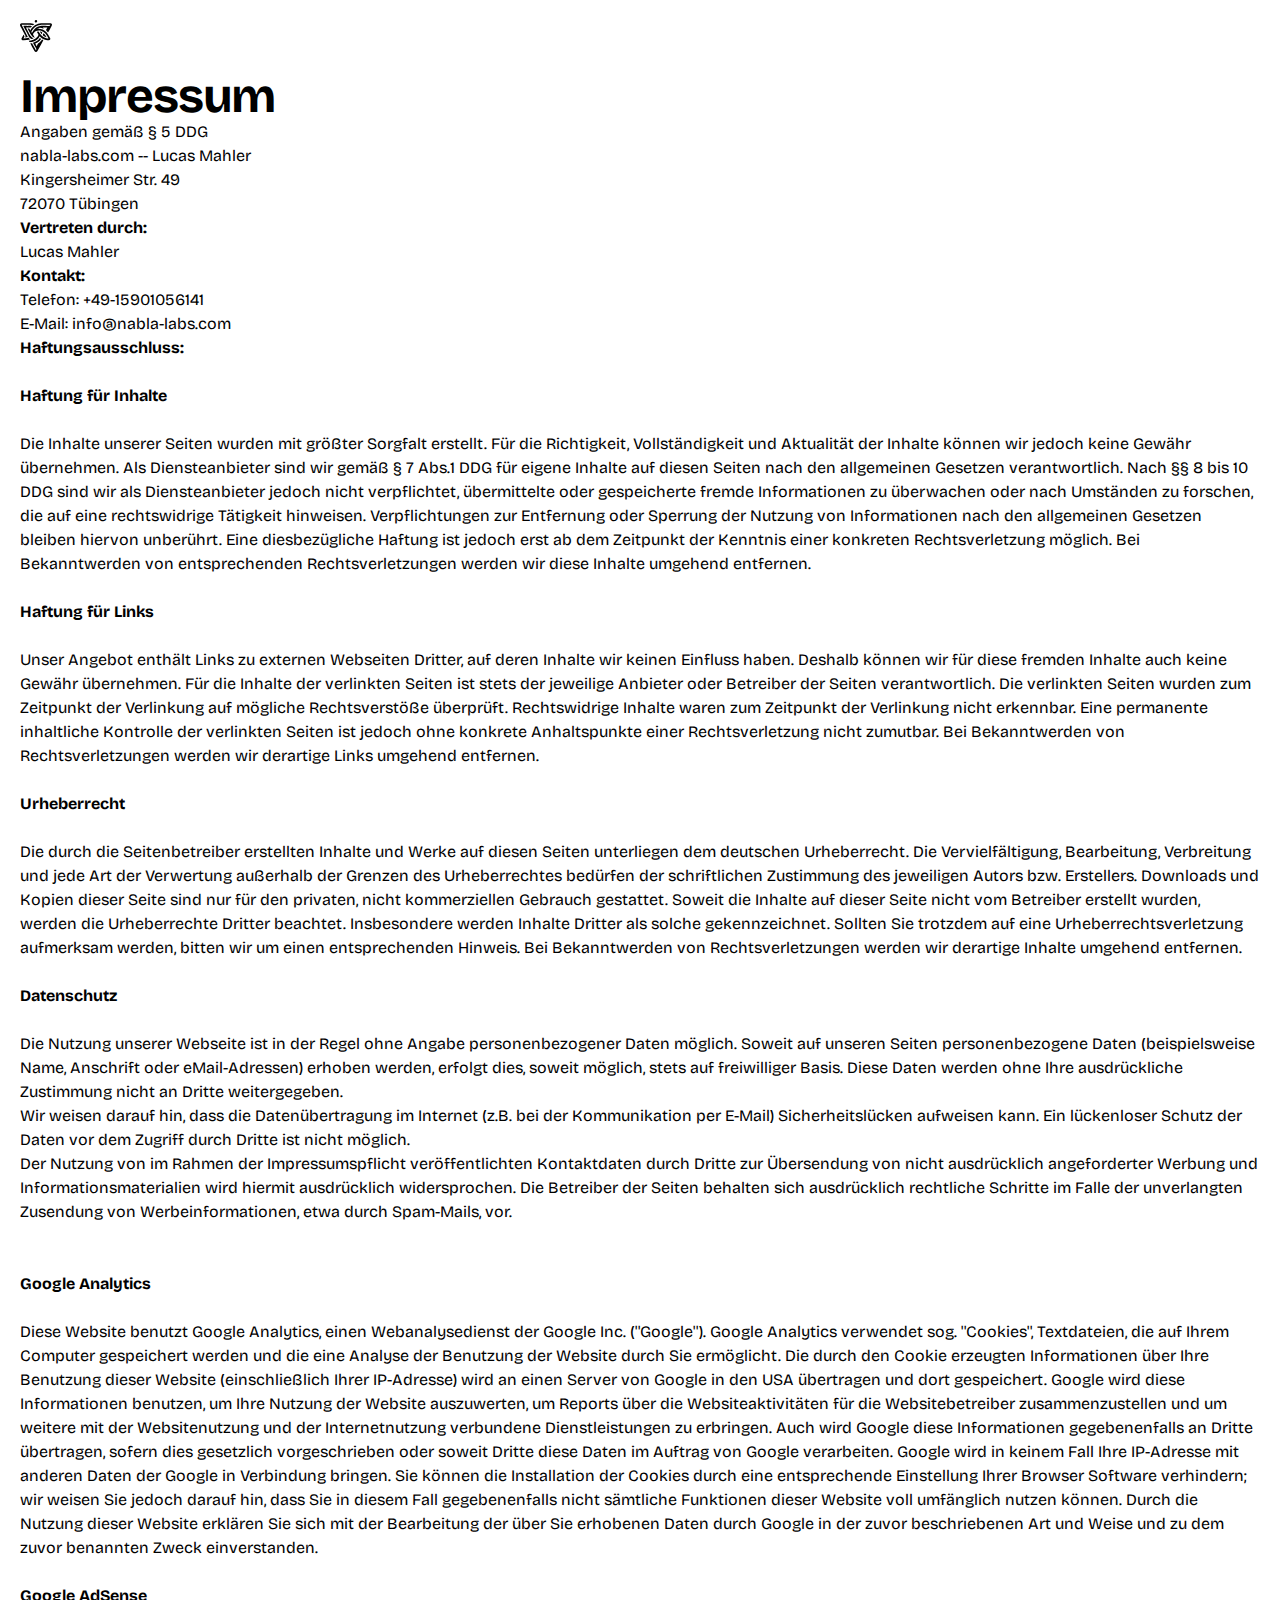
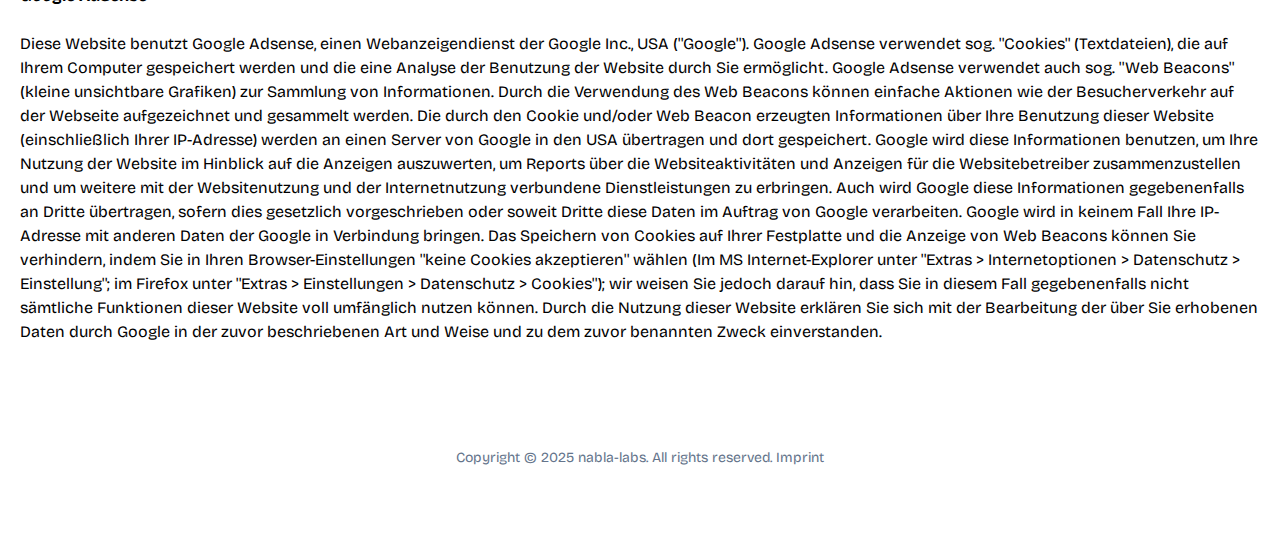
<file: imprint/index.html>
<!DOCTYPE html><html lang="en"> <head><meta charset="UTF-8"><meta name="viewport" content="width=device-width"><link rel="icon" type="image/svg+xml" href="/lucasmahler_logo_black.svg"><meta name="generator" content="Astro v4.16.18"><!-- <link rel="preload" as="image" href={src} alt="Hero" /> --><title>404 Not Found | nabla-labs</title><link rel="canonical" href="https://nabla-labs.com/imprint/"><meta name="description" content="nabla-labs.com - We provide tailored AI development and consulting."><meta name="robots" content="index, follow"><meta property="og:title" content="nabla-labs.com - AI Development &#38; Consulting"><meta property="og:type" content="website"><meta property="og:image" content="https://nabla-labs.com/lucasmahler_logo_black.svg"><meta property="og:url" content="https://nabla-labs.com/imprint/"><meta property="og:image:url" content="https://nabla-labs.com/lucasmahler_logo_black.svg"><meta property="og:image:alt" content="nabla-labs"><meta name="twitter:card" content="summary_large_image"><meta name="twitter:site" content="@web3templates"><meta name="twitter:creator" content="@surjithctly"><link rel="stylesheet" href="/_astro/imprint.4_cSZles.css"></head> <body> <div class="max-w-screen-xl mx-auto px-5">  <header class="flex flex-col lg:flex-row justify-between items-center my-5">  <div class="flex w-full lg:w-auto items-center justify-between"> <a href="/" class="flex items-center"> <img src="/lucasmahler_logo_black.svg" alt="nabla-labs logo" class="h-8 w-auto"> </a> </div>  <script>(function(){const closeOnClick = false;

["DOMContentLoaded", "astro:after-swap"].forEach((event) => {
  document.addEventListener(event, addListeners);
});

// Function to clone and replace elements
function cloneAndReplace(element) {
  const clone = element.cloneNode(true);
  element.parentNode.replaceChild(clone, element);
}

function addListeners() {
  // Clean up existing listeners
  const oldMenuButton = document.getElementById("astronav-menu");
  if (oldMenuButton) {
    cloneAndReplace(oldMenuButton);
  }

  const oldDropdownMenus = document.querySelectorAll(".astronav-dropdown");
  oldDropdownMenus.forEach((menu) => {
    cloneAndReplace(menu);
  });

  // Mobile nav toggle
  const menuButton = document.getElementById("astronav-menu");
  menuButton && menuButton.addEventListener("click", toggleMobileNav);

  // Dropdown menus
  const dropdownMenus = document.querySelectorAll(".astronav-dropdown");
  dropdownMenus.forEach((menu) => {
    const button = menu.querySelector("button");
    button &&
      button.addEventListener("click", (event) =>
        toggleDropdownMenu(event, menu, dropdownMenus)
      );

    // Handle Submenu Dropdowns
    const dropDownSubmenus = menu.querySelectorAll(
      ".astronav-dropdown-submenu"
    );

    dropDownSubmenus.forEach((submenu) => {
      const submenuButton = submenu.querySelector("button");
      submenuButton &&
        submenuButton.addEventListener("click", (event) => {
          event.stopImmediatePropagation();
          toggleSubmenuDropdown(event, submenu);
        });
    });
  });

  // Clicking away from dropdown will remove the dropdown class
  document.addEventListener("click", closeAllDropdowns);

  if (closeOnClick) {
    handleCloseOnClick();
  }
}

function toggleMobileNav() {
  [...document.querySelectorAll(".astronav-toggle")].forEach((el) => {
    el.classList.toggle("hidden");
  });
}

function toggleDropdownMenu(event, menu, dropdownMenus) {
  toggleMenu(menu);

  // Close one dropdown when selecting another
  Array.from(dropdownMenus)
    .filter((el) => el !== menu && !menu.contains(el))
    .forEach(closeMenu);

  event.stopPropagation();
}

function toggleSubmenuDropdown(event, submenu) {
  event.stopPropagation();
  toggleMenu(submenu);

  // Close sibling submenus at the same nesting level
  const siblingSubmenus = submenu
    .closest(".astronav-dropdown")
    .querySelectorAll(".astronav-dropdown-submenu");
  Array.from(siblingSubmenus)
    .filter((el) => el !== submenu && !submenu.contains(el))
    .forEach(closeMenu);
}

function closeAllDropdowns(event) {
  const dropdownMenus = document.querySelectorAll(".dropdown-toggle");
  const dropdownParent = document.querySelectorAll(
    ".astronav-dropdown, .astronav-dropdown-submenu"
  );
  const isButtonInsideDropdown = [
    ...document.querySelectorAll(
      `.astronav-dropdown button, .astronav-dropdown label, .astronav-dropdown input,
	  .astronav-dropdown-submenu button, .astronav-dropdown-submenu label, .astronav-dropdown-submenu input,
	  #astronav-menu`
    ),
  ].some((button) => button.contains(event.target));
  if (!isButtonInsideDropdown) {
    dropdownMenus.forEach((d) => {
      // console.log("I ran", d);
      // if (!d.contains(event.target)) {
      d.classList.remove("open");
      d.removeAttribute("open");
      d.classList.add("hidden");
      // }
    });
    dropdownParent.forEach((d) => {
      d.classList.remove("open");
      d.removeAttribute("open");
      d.setAttribute("aria-expanded", "false");
    });
  }
}

function toggleMenu(menu) {
  menu.classList.toggle("open");
  const expanded = menu.getAttribute("aria-expanded") === "true";
  menu.setAttribute("aria-expanded", expanded ? "false" : "true");
  menu.hasAttribute("open")
    ? menu.removeAttribute("open")
    : menu.setAttribute("open", "");

  const dropdownToggle = menu.querySelector(".dropdown-toggle");
  const dropdownExpanded = dropdownToggle.getAttribute("aria-expanded");
  dropdownToggle.classList.toggle("hidden");
  dropdownToggle.setAttribute(
    "aria-expanded",
    dropdownExpanded === "true" ? "false" : "true"
  );
}

function closeMenu(menu) {
  // console.log("closing", menu);
  menu.classList.remove("open");
  menu.removeAttribute("open");
  menu.setAttribute("aria-expanded", "false");
  const dropdownToggles = menu.querySelectorAll(".dropdown-toggle");
  dropdownToggles.forEach((toggle) => {
    toggle.classList.add("hidden");
    toggle.setAttribute("aria-expanded", "false");
  });
}

function handleCloseOnClick() {
  const navMenuItems = document.querySelector(".astronav-items");
  const navToggle = document.getElementById("astronav-menu");
  const navLink = navMenuItems && navMenuItems.querySelectorAll("a");

  const MenuIcons = navToggle.querySelectorAll(".astronav-toggle");

  navLink &&
    navLink.forEach((item) => {
      item.addEventListener("click", () => {
        navMenuItems?.classList.add("hidden");
        MenuIcons.forEach((el) => {
          el.classList.toggle("hidden");
        });
      });
    });
}
})();</script> </header>  </div>  <div class="max-w-screen-xl mx-auto px-5">  <h1 class="text-4xl lg:text-5xl font-bold lg:tracking-tight">Impressum</h1> <div class="impressum"><p>Angaben gemäß § 5 DDG</p><p>nabla-labs.com -- Lucas Mahler <br>
Kingersheimer Str. 49<br>
72070 Tübingen <br> </p><p> <strong>Vertreten durch: </strong><br>
Lucas Mahler<br> </p><p><strong>Kontakt:</strong> <br>
Telefon: +49-15901056141<br>
E-Mail: <a href="mailto:info@nabla-labs.com">info@nabla-labs.com</a><br></p><p><strong>Haftungsausschluss: </strong><br><br><strong>Haftung für Inhalte</strong><br><br>
Die Inhalte unserer Seiten wurden mit größter Sorgfalt erstellt. Für die Richtigkeit, Vollständigkeit und Aktualität der Inhalte können wir jedoch keine Gewähr übernehmen. Als Diensteanbieter sind wir gemäß § 7 Abs.1 DDG für eigene Inhalte auf diesen Seiten nach den allgemeinen Gesetzen verantwortlich. Nach §§ 8 bis 10 DDG sind wir als Diensteanbieter jedoch nicht verpflichtet, übermittelte oder gespeicherte fremde Informationen zu überwachen oder nach Umständen zu forschen, die auf eine rechtswidrige Tätigkeit hinweisen. Verpflichtungen zur Entfernung oder Sperrung der Nutzung von Informationen nach den allgemeinen Gesetzen bleiben hiervon unberührt. Eine diesbezügliche Haftung ist jedoch erst ab dem Zeitpunkt der Kenntnis einer konkreten Rechtsverletzung möglich. Bei Bekanntwerden von entsprechenden Rechtsverletzungen werden wir diese Inhalte umgehend entfernen.<br><br><strong>Haftung für Links</strong><br><br>
Unser Angebot enthält Links zu externen Webseiten Dritter, auf deren Inhalte wir keinen Einfluss haben. Deshalb können wir für diese fremden Inhalte auch keine Gewähr übernehmen. Für die Inhalte der verlinkten Seiten ist stets der jeweilige Anbieter oder Betreiber der Seiten verantwortlich. Die verlinkten Seiten wurden zum Zeitpunkt der Verlinkung auf mögliche Rechtsverstöße überprüft. Rechtswidrige Inhalte waren zum Zeitpunkt der Verlinkung nicht erkennbar. Eine permanente inhaltliche Kontrolle der verlinkten Seiten ist jedoch ohne konkrete Anhaltspunkte einer Rechtsverletzung nicht zumutbar. Bei Bekanntwerden von Rechtsverletzungen werden wir derartige Links umgehend entfernen.<br><br><strong>Urheberrecht</strong><br><br>
Die durch die Seitenbetreiber erstellten Inhalte und Werke auf diesen Seiten unterliegen dem deutschen Urheberrecht. Die Vervielfältigung, Bearbeitung, Verbreitung und jede Art der Verwertung außerhalb der Grenzen des Urheberrechtes bedürfen der schriftlichen Zustimmung des jeweiligen Autors bzw. Erstellers. Downloads und Kopien dieser Seite sind nur für den privaten, nicht kommerziellen Gebrauch gestattet. Soweit die Inhalte auf dieser Seite nicht vom Betreiber erstellt wurden, werden die Urheberrechte Dritter beachtet. Insbesondere werden Inhalte Dritter als solche gekennzeichnet. Sollten Sie trotzdem auf eine Urheberrechtsverletzung aufmerksam werden, bitten wir um einen entsprechenden Hinweis. Bei Bekanntwerden von Rechtsverletzungen werden wir derartige Inhalte umgehend entfernen.<br><br><strong>Datenschutz</strong><br><br>
Die Nutzung unserer Webseite ist in der Regel ohne Angabe personenbezogener Daten möglich. Soweit auf unseren Seiten personenbezogene Daten (beispielsweise Name, Anschrift oder eMail-Adressen) erhoben werden, erfolgt dies, soweit möglich, stets auf freiwilliger Basis. Diese Daten werden ohne Ihre ausdrückliche Zustimmung nicht an Dritte weitergegeben. <br>
Wir weisen darauf hin, dass die Datenübertragung im Internet (z.B. bei der Kommunikation per E-Mail) Sicherheitslücken aufweisen kann. Ein lückenloser Schutz der Daten vor dem Zugriff durch Dritte ist nicht möglich. <br>
Der Nutzung von im Rahmen der Impressumspflicht veröffentlichten Kontaktdaten durch Dritte zur Übersendung von nicht ausdrücklich angeforderter Werbung und Informationsmaterialien wird hiermit ausdrücklich widersprochen. Die Betreiber der Seiten behalten sich ausdrücklich rechtliche Schritte im Falle der unverlangten Zusendung von Werbeinformationen, etwa durch Spam-Mails, vor.<br> <br><br><strong>Google Analytics</strong><br><br>
Diese Website benutzt Google Analytics, einen Webanalysedienst der Google Inc. (''Google''). Google Analytics verwendet sog. ''Cookies'', Textdateien, die auf Ihrem Computer gespeichert werden und die eine Analyse der Benutzung der Website durch Sie ermöglicht. Die durch den Cookie erzeugten Informationen über Ihre Benutzung dieser Website (einschließlich Ihrer IP-Adresse) wird an einen Server von Google in den USA übertragen und dort gespeichert. Google wird diese Informationen benutzen, um Ihre Nutzung der Website auszuwerten, um Reports über die Websiteaktivitäten für die Websitebetreiber zusammenzustellen und um weitere mit der Websitenutzung und der Internetnutzung verbundene Dienstleistungen zu erbringen. Auch wird Google diese Informationen gegebenenfalls an Dritte übertragen, sofern dies gesetzlich vorgeschrieben oder soweit Dritte diese Daten im Auftrag von Google verarbeiten. Google wird in keinem Fall Ihre IP-Adresse mit anderen Daten der Google in Verbindung bringen. Sie können die Installation der Cookies durch eine entsprechende Einstellung Ihrer Browser Software verhindern; wir weisen Sie jedoch darauf hin, dass Sie in diesem Fall gegebenenfalls nicht sämtliche Funktionen dieser Website voll umfänglich nutzen können. Durch die Nutzung dieser Website erklären Sie sich mit der Bearbeitung der über Sie erhobenen Daten durch Google in der zuvor beschriebenen Art und Weise und zu dem zuvor benannten Zweck einverstanden.<br><br><strong>Google AdSense</strong><br><br>
Diese Website benutzt Google Adsense, einen Webanzeigendienst der Google Inc., USA (''Google''). Google Adsense verwendet sog. ''Cookies'' (Textdateien), die auf Ihrem Computer gespeichert werden und die eine Analyse der Benutzung der Website durch Sie ermöglicht. Google Adsense verwendet auch sog. ''Web Beacons'' (kleine unsichtbare Grafiken) zur Sammlung von Informationen. Durch die Verwendung des Web Beacons können einfache Aktionen wie der Besucherverkehr auf der Webseite aufgezeichnet und gesammelt werden. Die durch den Cookie und/oder Web Beacon erzeugten Informationen über Ihre Benutzung dieser Website (einschließlich Ihrer IP-Adresse) werden an einen Server von Google in den USA übertragen und dort gespeichert. Google wird diese Informationen benutzen, um Ihre Nutzung der Website im Hinblick auf die Anzeigen auszuwerten, um Reports über die Websiteaktivitäten und Anzeigen für die Websitebetreiber zusammenzustellen und um weitere mit der Websitenutzung und der Internetnutzung verbundene Dienstleistungen zu erbringen. Auch wird Google diese Informationen gegebenenfalls an Dritte übertragen, sofern dies gesetzlich vorgeschrieben oder soweit Dritte diese Daten im Auftrag von Google verarbeiten. Google wird in keinem Fall Ihre IP-Adresse mit anderen Daten der Google in Verbindung bringen. Das Speichern von Cookies auf Ihrer Festplatte und die Anzeige von Web Beacons können Sie verhindern, indem Sie in Ihren Browser-Einstellungen ''keine Cookies akzeptieren'' wählen (Im MS Internet-Explorer unter ''Extras > Internetoptionen > Datenschutz > Einstellung''; im Firefox unter ''Extras > Einstellungen > Datenschutz > Cookies''); wir weisen Sie jedoch darauf hin, dass Sie in diesem Fall gegebenenfalls nicht sämtliche Funktionen dieser Website voll umfänglich nutzen können. Durch die Nutzung dieser Website erklären Sie sich mit der Bearbeitung der über Sie erhobenen Daten durch Google in der zuvor beschriebenen Art und Weise und zu dem zuvor benannten Zweck einverstanden.</p><br> </div>  </div>  <footer class="my-20"> <p class="text-center text-sm text-slate-500">
Copyright © 2025 nabla-labs. All rights reserved.
<a href="/imprint">Imprint</a> </p>  </footer>  </body> </html>
</file>
<file: _astro/imprint.4_cSZles.css>
*,:before,:after{--tw-border-spacing-x: 0;--tw-border-spacing-y: 0;--tw-translate-x: 0;--tw-translate-y: 0;--tw-rotate: 0;--tw-skew-x: 0;--tw-skew-y: 0;--tw-scale-x: 1;--tw-scale-y: 1;--tw-pan-x: ;--tw-pan-y: ;--tw-pinch-zoom: ;--tw-scroll-snap-strictness: proximity;--tw-gradient-from-position: ;--tw-gradient-via-position: ;--tw-gradient-to-position: ;--tw-ordinal: ;--tw-slashed-zero: ;--tw-numeric-figure: ;--tw-numeric-spacing: ;--tw-numeric-fraction: ;--tw-ring-inset: ;--tw-ring-offset-width: 0px;--tw-ring-offset-color: #fff;--tw-ring-color: rgb(59 130 246 / .5);--tw-ring-offset-shadow: 0 0 #0000;--tw-ring-shadow: 0 0 #0000;--tw-shadow: 0 0 #0000;--tw-shadow-colored: 0 0 #0000;--tw-blur: ;--tw-brightness: ;--tw-contrast: ;--tw-grayscale: ;--tw-hue-rotate: ;--tw-invert: ;--tw-saturate: ;--tw-sepia: ;--tw-drop-shadow: ;--tw-backdrop-blur: ;--tw-backdrop-brightness: ;--tw-backdrop-contrast: ;--tw-backdrop-grayscale: ;--tw-backdrop-hue-rotate: ;--tw-backdrop-invert: ;--tw-backdrop-opacity: ;--tw-backdrop-saturate: ;--tw-backdrop-sepia: ;--tw-contain-size: ;--tw-contain-layout: ;--tw-contain-paint: ;--tw-contain-style: }::backdrop{--tw-border-spacing-x: 0;--tw-border-spacing-y: 0;--tw-translate-x: 0;--tw-translate-y: 0;--tw-rotate: 0;--tw-skew-x: 0;--tw-skew-y: 0;--tw-scale-x: 1;--tw-scale-y: 1;--tw-pan-x: ;--tw-pan-y: ;--tw-pinch-zoom: ;--tw-scroll-snap-strictness: proximity;--tw-gradient-from-position: ;--tw-gradient-via-position: ;--tw-gradient-to-position: ;--tw-ordinal: ;--tw-slashed-zero: ;--tw-numeric-figure: ;--tw-numeric-spacing: ;--tw-numeric-fraction: ;--tw-ring-inset: ;--tw-ring-offset-width: 0px;--tw-ring-offset-color: #fff;--tw-ring-color: rgb(59 130 246 / .5);--tw-ring-offset-shadow: 0 0 #0000;--tw-ring-shadow: 0 0 #0000;--tw-shadow: 0 0 #0000;--tw-shadow-colored: 0 0 #0000;--tw-blur: ;--tw-brightness: ;--tw-contrast: ;--tw-grayscale: ;--tw-hue-rotate: ;--tw-invert: ;--tw-saturate: ;--tw-sepia: ;--tw-drop-shadow: ;--tw-backdrop-blur: ;--tw-backdrop-brightness: ;--tw-backdrop-contrast: ;--tw-backdrop-grayscale: ;--tw-backdrop-hue-rotate: ;--tw-backdrop-invert: ;--tw-backdrop-opacity: ;--tw-backdrop-saturate: ;--tw-backdrop-sepia: ;--tw-contain-size: ;--tw-contain-layout: ;--tw-contain-paint: ;--tw-contain-style: }*,:before,:after{box-sizing:border-box;border-width:0;border-style:solid;border-color:#e5e7eb}:before,:after{--tw-content: ""}html,:host{line-height:1.5;-webkit-text-size-adjust:100%;-moz-tab-size:4;-o-tab-size:4;tab-size:4;font-family:Bricolage Grotesque Variable,Inter Variable,Inter,ui-sans-serif,system-ui,sans-serif,"Apple Color Emoji","Segoe UI Emoji",Segoe UI Symbol,"Noto Color Emoji";font-feature-settings:normal;font-variation-settings:normal;-webkit-tap-highlight-color:transparent}body{margin:0;line-height:inherit}hr{height:0;color:inherit;border-top-width:1px}abbr:where([title]){-webkit-text-decoration:underline dotted;text-decoration:underline dotted}h1,h2,h3,h4,h5,h6{font-size:inherit;font-weight:inherit}a{color:inherit;text-decoration:inherit}b,strong{font-weight:bolder}code,kbd,samp,pre{font-family:ui-monospace,SFMono-Regular,Menlo,Monaco,Consolas,Liberation Mono,Courier New,monospace;font-feature-settings:normal;font-variation-settings:normal;font-size:1em}small{font-size:80%}sub,sup{font-size:75%;line-height:0;position:relative;vertical-align:baseline}sub{bottom:-.25em}sup{top:-.5em}table{text-indent:0;border-color:inherit;border-collapse:collapse}button,input,optgroup,select,textarea{font-family:inherit;font-feature-settings:inherit;font-variation-settings:inherit;font-size:100%;font-weight:inherit;line-height:inherit;letter-spacing:inherit;color:inherit;margin:0;padding:0}button,select{text-transform:none}button,input:where([type=button]),input:where([type=reset]),input:where([type=submit]){-webkit-appearance:button;background-color:transparent;background-image:none}:-moz-focusring{outline:auto}:-moz-ui-invalid{box-shadow:none}progress{vertical-align:baseline}::-webkit-inner-spin-button,::-webkit-outer-spin-button{height:auto}[type=search]{-webkit-appearance:textfield;outline-offset:-2px}::-webkit-search-decoration{-webkit-appearance:none}::-webkit-file-upload-button{-webkit-appearance:button;font:inherit}summary{display:list-item}blockquote,dl,dd,h1,h2,h3,h4,h5,h6,hr,figure,p,pre{margin:0}fieldset{margin:0;padding:0}legend{padding:0}ol,ul,menu{list-style:none;margin:0;padding:0}dialog{padding:0}textarea{resize:vertical}input::-moz-placeholder,textarea::-moz-placeholder{opacity:1;color:#9ca3af}input::placeholder,textarea::placeholder{opacity:1;color:#9ca3af}button,[role=button]{cursor:pointer}:disabled{cursor:default}img,svg,video,canvas,audio,iframe,embed,object{display:block;vertical-align:middle}img,video{max-width:100%;height:auto}[hidden]:where(:not([hidden=until-found])){display:none}.prose{color:var(--tw-prose-body);max-width:65ch}.prose :where(p):not(:where([class~=not-prose],[class~=not-prose] *)){margin-top:1.25em;margin-bottom:1.25em}.prose :where([class~=lead]):not(:where([class~=not-prose],[class~=not-prose] *)){color:var(--tw-prose-lead);font-size:1.25em;line-height:1.6;margin-top:1.2em;margin-bottom:1.2em}.prose :where(a):not(:where([class~=not-prose],[class~=not-prose] *)){color:var(--tw-prose-links);text-decoration:underline;font-weight:500}.prose :where(strong):not(:where([class~=not-prose],[class~=not-prose] *)){color:var(--tw-prose-bold);font-weight:600}.prose :where(a strong):not(:where([class~=not-prose],[class~=not-prose] *)){color:inherit}.prose :where(blockquote strong):not(:where([class~=not-prose],[class~=not-prose] *)){color:inherit}.prose :where(thead th strong):not(:where([class~=not-prose],[class~=not-prose] *)){color:inherit}.prose :where(ol):not(:where([class~=not-prose],[class~=not-prose] *)){list-style-type:decimal;margin-top:1.25em;margin-bottom:1.25em;padding-inline-start:1.625em}.prose :where(ol[type=A]):not(:where([class~=not-prose],[class~=not-prose] *)){list-style-type:upper-alpha}.prose :where(ol[type=a]):not(:where([class~=not-prose],[class~=not-prose] *)){list-style-type:lower-alpha}.prose :where(ol[type=A s]):not(:where([class~=not-prose],[class~=not-prose] *)){list-style-type:upper-alpha}.prose :where(ol[type=a s]):not(:where([class~=not-prose],[class~=not-prose] *)){list-style-type:lower-alpha}.prose :where(ol[type=I]):not(:where([class~=not-prose],[class~=not-prose] *)){list-style-type:upper-roman}.prose :where(ol[type=i]):not(:where([class~=not-prose],[class~=not-prose] *)){list-style-type:lower-roman}.prose :where(ol[type=I s]):not(:where([class~=not-prose],[class~=not-prose] *)){list-style-type:upper-roman}.prose :where(ol[type=i s]):not(:where([class~=not-prose],[class~=not-prose] *)){list-style-type:lower-roman}.prose :where(ol[type="1"]):not(:where([class~=not-prose],[class~=not-prose] *)){list-style-type:decimal}.prose :where(ul):not(:where([class~=not-prose],[class~=not-prose] *)){list-style-type:disc;margin-top:1.25em;margin-bottom:1.25em;padding-inline-start:1.625em}.prose :where(ol>li):not(:where([class~=not-prose],[class~=not-prose] *))::marker{font-weight:400;color:var(--tw-prose-counters)}.prose :where(ul>li):not(:where([class~=not-prose],[class~=not-prose] *))::marker{color:var(--tw-prose-bullets)}.prose :where(dt):not(:where([class~=not-prose],[class~=not-prose] *)){color:var(--tw-prose-headings);font-weight:600;margin-top:1.25em}.prose :where(hr):not(:where([class~=not-prose],[class~=not-prose] *)){border-color:var(--tw-prose-hr);border-top-width:1px;margin-top:3em;margin-bottom:3em}.prose :where(blockquote):not(:where([class~=not-prose],[class~=not-prose] *)){font-weight:500;font-style:italic;color:var(--tw-prose-quotes);border-inline-start-width:.25rem;border-inline-start-color:var(--tw-prose-quote-borders);quotes:"“""”""‘""’";margin-top:1.6em;margin-bottom:1.6em;padding-inline-start:1em}.prose :where(blockquote p:first-of-type):not(:where([class~=not-prose],[class~=not-prose] *)):before{content:open-quote}.prose :where(blockquote p:last-of-type):not(:where([class~=not-prose],[class~=not-prose] *)):after{content:close-quote}.prose :where(h1):not(:where([class~=not-prose],[class~=not-prose] *)){color:var(--tw-prose-headings);font-weight:800;font-size:2.25em;margin-top:0;margin-bottom:.8888889em;line-height:1.1111111}.prose :where(h1 strong):not(:where([class~=not-prose],[class~=not-prose] *)){font-weight:900;color:inherit}.prose :where(h2):not(:where([class~=not-prose],[class~=not-prose] *)){color:var(--tw-prose-headings);font-weight:700;font-size:1.5em;margin-top:2em;margin-bottom:1em;line-height:1.3333333}.prose :where(h2 strong):not(:where([class~=not-prose],[class~=not-prose] *)){font-weight:800;color:inherit}.prose :where(h3):not(:where([class~=not-prose],[class~=not-prose] *)){color:var(--tw-prose-headings);font-weight:600;font-size:1.25em;margin-top:1.6em;margin-bottom:.6em;line-height:1.6}.prose :where(h3 strong):not(:where([class~=not-prose],[class~=not-prose] *)){font-weight:700;color:inherit}.prose :where(h4):not(:where([class~=not-prose],[class~=not-prose] *)){color:var(--tw-prose-headings);font-weight:600;margin-top:1.5em;margin-bottom:.5em;line-height:1.5}.prose :where(h4 strong):not(:where([class~=not-prose],[class~=not-prose] *)){font-weight:700;color:inherit}.prose :where(img):not(:where([class~=not-prose],[class~=not-prose] *)){margin-top:2em;margin-bottom:2em}.prose :where(picture):not(:where([class~=not-prose],[class~=not-prose] *)){display:block;margin-top:2em;margin-bottom:2em}.prose :where(video):not(:where([class~=not-prose],[class~=not-prose] *)){margin-top:2em;margin-bottom:2em}.prose :where(kbd):not(:where([class~=not-prose],[class~=not-prose] *)){font-weight:500;font-family:inherit;color:var(--tw-prose-kbd);box-shadow:0 0 0 1px rgb(var(--tw-prose-kbd-shadows) / 10%),0 3px rgb(var(--tw-prose-kbd-shadows) / 10%);font-size:.875em;border-radius:.3125rem;padding-top:.1875em;padding-inline-end:.375em;padding-bottom:.1875em;padding-inline-start:.375em}.prose :where(code):not(:where([class~=not-prose],[class~=not-prose] *)){color:var(--tw-prose-code);font-weight:600;font-size:.875em}.prose :where(code):not(:where([class~=not-prose],[class~=not-prose] *)):before{content:"`"}.prose :where(code):not(:where([class~=not-prose],[class~=not-prose] *)):after{content:"`"}.prose :where(a code):not(:where([class~=not-prose],[class~=not-prose] *)){color:inherit}.prose :where(h1 code):not(:where([class~=not-prose],[class~=not-prose] *)){color:inherit}.prose :where(h2 code):not(:where([class~=not-prose],[class~=not-prose] *)){color:inherit;font-size:.875em}.prose :where(h3 code):not(:where([class~=not-prose],[class~=not-prose] *)){color:inherit;font-size:.9em}.prose :where(h4 code):not(:where([class~=not-prose],[class~=not-prose] *)){color:inherit}.prose :where(blockquote code):not(:where([class~=not-prose],[class~=not-prose] *)){color:inherit}.prose :where(thead th code):not(:where([class~=not-prose],[class~=not-prose] *)){color:inherit}.prose :where(pre):not(:where([class~=not-prose],[class~=not-prose] *)){color:var(--tw-prose-pre-code);background-color:var(--tw-prose-pre-bg);overflow-x:auto;font-weight:400;font-size:.875em;line-height:1.7142857;margin-top:1.7142857em;margin-bottom:1.7142857em;border-radius:.375rem;padding-top:.8571429em;padding-inline-end:1.1428571em;padding-bottom:.8571429em;padding-inline-start:1.1428571em}.prose :where(pre code):not(:where([class~=not-prose],[class~=not-prose] *)){background-color:transparent;border-width:0;border-radius:0;padding:0;font-weight:inherit;color:inherit;font-size:inherit;font-family:inherit;line-height:inherit}.prose :where(pre code):not(:where([class~=not-prose],[class~=not-prose] *)):before{content:none}.prose :where(pre code):not(:where([class~=not-prose],[class~=not-prose] *)):after{content:none}.prose :where(table):not(:where([class~=not-prose],[class~=not-prose] *)){width:100%;table-layout:auto;margin-top:2em;margin-bottom:2em;font-size:.875em;line-height:1.7142857}.prose :where(thead):not(:where([class~=not-prose],[class~=not-prose] *)){border-bottom-width:1px;border-bottom-color:var(--tw-prose-th-borders)}.prose :where(thead th):not(:where([class~=not-prose],[class~=not-prose] *)){color:var(--tw-prose-headings);font-weight:600;vertical-align:bottom;padding-inline-end:.5714286em;padding-bottom:.5714286em;padding-inline-start:.5714286em}.prose :where(tbody tr):not(:where([class~=not-prose],[class~=not-prose] *)){border-bottom-width:1px;border-bottom-color:var(--tw-prose-td-borders)}.prose :where(tbody tr:last-child):not(:where([class~=not-prose],[class~=not-prose] *)){border-bottom-width:0}.prose :where(tbody td):not(:where([class~=not-prose],[class~=not-prose] *)){vertical-align:baseline}.prose :where(tfoot):not(:where([class~=not-prose],[class~=not-prose] *)){border-top-width:1px;border-top-color:var(--tw-prose-th-borders)}.prose :where(tfoot td):not(:where([class~=not-prose],[class~=not-prose] *)){vertical-align:top}.prose :where(th,td):not(:where([class~=not-prose],[class~=not-prose] *)){text-align:start}.prose :where(figure>*):not(:where([class~=not-prose],[class~=not-prose] *)){margin-top:0;margin-bottom:0}.prose :where(figcaption):not(:where([class~=not-prose],[class~=not-prose] *)){color:var(--tw-prose-captions);font-size:.875em;line-height:1.4285714;margin-top:.8571429em}.prose{--tw-prose-body: #374151;--tw-prose-headings: #111827;--tw-prose-lead: #4b5563;--tw-prose-links: #111827;--tw-prose-bold: #111827;--tw-prose-counters: #6b7280;--tw-prose-bullets: #d1d5db;--tw-prose-hr: #e5e7eb;--tw-prose-quotes: #111827;--tw-prose-quote-borders: #e5e7eb;--tw-prose-captions: #6b7280;--tw-prose-kbd: #111827;--tw-prose-kbd-shadows: 17 24 39;--tw-prose-code: #111827;--tw-prose-pre-code: #e5e7eb;--tw-prose-pre-bg: #1f2937;--tw-prose-th-borders: #d1d5db;--tw-prose-td-borders: #e5e7eb;--tw-prose-invert-body: #d1d5db;--tw-prose-invert-headings: #fff;--tw-prose-invert-lead: #9ca3af;--tw-prose-invert-links: #fff;--tw-prose-invert-bold: #fff;--tw-prose-invert-counters: #9ca3af;--tw-prose-invert-bullets: #4b5563;--tw-prose-invert-hr: #374151;--tw-prose-invert-quotes: #f3f4f6;--tw-prose-invert-quote-borders: #374151;--tw-prose-invert-captions: #9ca3af;--tw-prose-invert-kbd: #fff;--tw-prose-invert-kbd-shadows: 255 255 255;--tw-prose-invert-code: #fff;--tw-prose-invert-pre-code: #d1d5db;--tw-prose-invert-pre-bg: rgb(0 0 0 / 50%);--tw-prose-invert-th-borders: #4b5563;--tw-prose-invert-td-borders: #374151;font-size:1rem;line-height:1.75}.prose :where(picture>img):not(:where([class~=not-prose],[class~=not-prose] *)){margin-top:0;margin-bottom:0}.prose :where(li):not(:where([class~=not-prose],[class~=not-prose] *)){margin-top:.5em;margin-bottom:.5em}.prose :where(ol>li):not(:where([class~=not-prose],[class~=not-prose] *)){padding-inline-start:.375em}.prose :where(ul>li):not(:where([class~=not-prose],[class~=not-prose] *)){padding-inline-start:.375em}.prose :where(.prose>ul>li p):not(:where([class~=not-prose],[class~=not-prose] *)){margin-top:.75em;margin-bottom:.75em}.prose :where(.prose>ul>li>p:first-child):not(:where([class~=not-prose],[class~=not-prose] *)){margin-top:1.25em}.prose :where(.prose>ul>li>p:last-child):not(:where([class~=not-prose],[class~=not-prose] *)){margin-bottom:1.25em}.prose :where(.prose>ol>li>p:first-child):not(:where([class~=not-prose],[class~=not-prose] *)){margin-top:1.25em}.prose :where(.prose>ol>li>p:last-child):not(:where([class~=not-prose],[class~=not-prose] *)){margin-bottom:1.25em}.prose :where(ul ul,ul ol,ol ul,ol ol):not(:where([class~=not-prose],[class~=not-prose] *)){margin-top:.75em;margin-bottom:.75em}.prose :where(dl):not(:where([class~=not-prose],[class~=not-prose] *)){margin-top:1.25em;margin-bottom:1.25em}.prose :where(dd):not(:where([class~=not-prose],[class~=not-prose] *)){margin-top:.5em;padding-inline-start:1.625em}.prose :where(hr+*):not(:where([class~=not-prose],[class~=not-prose] *)){margin-top:0}.prose :where(h2+*):not(:where([class~=not-prose],[class~=not-prose] *)){margin-top:0}.prose :where(h3+*):not(:where([class~=not-prose],[class~=not-prose] *)){margin-top:0}.prose :where(h4+*):not(:where([class~=not-prose],[class~=not-prose] *)){margin-top:0}.prose :where(thead th:first-child):not(:where([class~=not-prose],[class~=not-prose] *)){padding-inline-start:0}.prose :where(thead th:last-child):not(:where([class~=not-prose],[class~=not-prose] *)){padding-inline-end:0}.prose :where(tbody td,tfoot td):not(:where([class~=not-prose],[class~=not-prose] *)){padding-top:.5714286em;padding-inline-end:.5714286em;padding-bottom:.5714286em;padding-inline-start:.5714286em}.prose :where(tbody td:first-child,tfoot td:first-child):not(:where([class~=not-prose],[class~=not-prose] *)){padding-inline-start:0}.prose :where(tbody td:last-child,tfoot td:last-child):not(:where([class~=not-prose],[class~=not-prose] *)){padding-inline-end:0}.prose :where(figure):not(:where([class~=not-prose],[class~=not-prose] *)){margin-top:2em;margin-bottom:2em}.prose :where(.prose>:first-child):not(:where([class~=not-prose],[class~=not-prose] *)){margin-top:0}.prose :where(.prose>:last-child):not(:where([class~=not-prose],[class~=not-prose] *)){margin-bottom:0}.prose-lg{font-size:1.125rem;line-height:1.7777778}.prose-lg :where(p):not(:where([class~=not-prose],[class~=not-prose] *)){margin-top:1.3333333em;margin-bottom:1.3333333em}.prose-lg :where([class~=lead]):not(:where([class~=not-prose],[class~=not-prose] *)){font-size:1.2222222em;line-height:1.4545455;margin-top:1.0909091em;margin-bottom:1.0909091em}.prose-lg :where(blockquote):not(:where([class~=not-prose],[class~=not-prose] *)){margin-top:1.6666667em;margin-bottom:1.6666667em;padding-inline-start:1em}.prose-lg :where(h1):not(:where([class~=not-prose],[class~=not-prose] *)){font-size:2.6666667em;margin-top:0;margin-bottom:.8333333em;line-height:1}.prose-lg :where(h2):not(:where([class~=not-prose],[class~=not-prose] *)){font-size:1.6666667em;margin-top:1.8666667em;margin-bottom:1.0666667em;line-height:1.3333333}.prose-lg :where(h3):not(:where([class~=not-prose],[class~=not-prose] *)){font-size:1.3333333em;margin-top:1.6666667em;margin-bottom:.6666667em;line-height:1.5}.prose-lg :where(h4):not(:where([class~=not-prose],[class~=not-prose] *)){margin-top:1.7777778em;margin-bottom:.4444444em;line-height:1.5555556}.prose-lg :where(img):not(:where([class~=not-prose],[class~=not-prose] *)){margin-top:1.7777778em;margin-bottom:1.7777778em}.prose-lg :where(picture):not(:where([class~=not-prose],[class~=not-prose] *)){margin-top:1.7777778em;margin-bottom:1.7777778em}.prose-lg :where(picture>img):not(:where([class~=not-prose],[class~=not-prose] *)){margin-top:0;margin-bottom:0}.prose-lg :where(video):not(:where([class~=not-prose],[class~=not-prose] *)){margin-top:1.7777778em;margin-bottom:1.7777778em}.prose-lg :where(kbd):not(:where([class~=not-prose],[class~=not-prose] *)){font-size:.8888889em;border-radius:.3125rem;padding-top:.2222222em;padding-inline-end:.4444444em;padding-bottom:.2222222em;padding-inline-start:.4444444em}.prose-lg :where(code):not(:where([class~=not-prose],[class~=not-prose] *)){font-size:.8888889em}.prose-lg :where(h2 code):not(:where([class~=not-prose],[class~=not-prose] *)){font-size:.8666667em}.prose-lg :where(h3 code):not(:where([class~=not-prose],[class~=not-prose] *)){font-size:.875em}.prose-lg :where(pre):not(:where([class~=not-prose],[class~=not-prose] *)){font-size:.8888889em;line-height:1.75;margin-top:2em;margin-bottom:2em;border-radius:.375rem;padding-top:1em;padding-inline-end:1.5em;padding-bottom:1em;padding-inline-start:1.5em}.prose-lg :where(ol):not(:where([class~=not-prose],[class~=not-prose] *)){margin-top:1.3333333em;margin-bottom:1.3333333em;padding-inline-start:1.5555556em}.prose-lg :where(ul):not(:where([class~=not-prose],[class~=not-prose] *)){margin-top:1.3333333em;margin-bottom:1.3333333em;padding-inline-start:1.5555556em}.prose-lg :where(li):not(:where([class~=not-prose],[class~=not-prose] *)){margin-top:.6666667em;margin-bottom:.6666667em}.prose-lg :where(ol>li):not(:where([class~=not-prose],[class~=not-prose] *)){padding-inline-start:.4444444em}.prose-lg :where(ul>li):not(:where([class~=not-prose],[class~=not-prose] *)){padding-inline-start:.4444444em}.prose-lg :where(.prose-lg>ul>li p):not(:where([class~=not-prose],[class~=not-prose] *)){margin-top:.8888889em;margin-bottom:.8888889em}.prose-lg :where(.prose-lg>ul>li>p:first-child):not(:where([class~=not-prose],[class~=not-prose] *)){margin-top:1.3333333em}.prose-lg :where(.prose-lg>ul>li>p:last-child):not(:where([class~=not-prose],[class~=not-prose] *)){margin-bottom:1.3333333em}.prose-lg :where(.prose-lg>ol>li>p:first-child):not(:where([class~=not-prose],[class~=not-prose] *)){margin-top:1.3333333em}.prose-lg :where(.prose-lg>ol>li>p:last-child):not(:where([class~=not-prose],[class~=not-prose] *)){margin-bottom:1.3333333em}.prose-lg :where(ul ul,ul ol,ol ul,ol ol):not(:where([class~=not-prose],[class~=not-prose] *)){margin-top:.8888889em;margin-bottom:.8888889em}.prose-lg :where(dl):not(:where([class~=not-prose],[class~=not-prose] *)){margin-top:1.3333333em;margin-bottom:1.3333333em}.prose-lg :where(dt):not(:where([class~=not-prose],[class~=not-prose] *)){margin-top:1.3333333em}.prose-lg :where(dd):not(:where([class~=not-prose],[class~=not-prose] *)){margin-top:.6666667em;padding-inline-start:1.5555556em}.prose-lg :where(hr):not(:where([class~=not-prose],[class~=not-prose] *)){margin-top:3.1111111em;margin-bottom:3.1111111em}.prose-lg :where(hr+*):not(:where([class~=not-prose],[class~=not-prose] *)){margin-top:0}.prose-lg :where(h2+*):not(:where([class~=not-prose],[class~=not-prose] *)){margin-top:0}.prose-lg :where(h3+*):not(:where([class~=not-prose],[class~=not-prose] *)){margin-top:0}.prose-lg :where(h4+*):not(:where([class~=not-prose],[class~=not-prose] *)){margin-top:0}.prose-lg :where(table):not(:where([class~=not-prose],[class~=not-prose] *)){font-size:.8888889em;line-height:1.5}.prose-lg :where(thead th):not(:where([class~=not-prose],[class~=not-prose] *)){padding-inline-end:.75em;padding-bottom:.75em;padding-inline-start:.75em}.prose-lg :where(thead th:first-child):not(:where([class~=not-prose],[class~=not-prose] *)){padding-inline-start:0}.prose-lg :where(thead th:last-child):not(:where([class~=not-prose],[class~=not-prose] *)){padding-inline-end:0}.prose-lg :where(tbody td,tfoot td):not(:where([class~=not-prose],[class~=not-prose] *)){padding-top:.75em;padding-inline-end:.75em;padding-bottom:.75em;padding-inline-start:.75em}.prose-lg :where(tbody td:first-child,tfoot td:first-child):not(:where([class~=not-prose],[class~=not-prose] *)){padding-inline-start:0}.prose-lg :where(tbody td:last-child,tfoot td:last-child):not(:where([class~=not-prose],[class~=not-prose] *)){padding-inline-end:0}.prose-lg :where(figure):not(:where([class~=not-prose],[class~=not-prose] *)){margin-top:1.7777778em;margin-bottom:1.7777778em}.prose-lg :where(figure>*):not(:where([class~=not-prose],[class~=not-prose] *)){margin-top:0;margin-bottom:0}.prose-lg :where(figcaption):not(:where([class~=not-prose],[class~=not-prose] *)){font-size:.8888889em;line-height:1.5;margin-top:1em}.prose-lg :where(.prose-lg>:first-child):not(:where([class~=not-prose],[class~=not-prose] *)){margin-top:0}.prose-lg :where(.prose-lg>:last-child):not(:where([class~=not-prose],[class~=not-prose] *)){margin-bottom:0}.mx-auto{margin-left:auto;margin-right:auto}.my-20{margin-top:5rem;margin-bottom:5rem}.my-5{margin-top:1.25rem;margin-bottom:1.25rem}.mb-2{margin-bottom:.5rem}.mb-4{margin-bottom:1rem}.mb-8{margin-bottom:2rem}.mt-1{margin-top:.25rem}.mt-10{margin-top:2.5rem}.mt-14{margin-top:3.5rem}.mt-16{margin-top:4rem}.mt-2{margin-top:.5rem}.mt-20{margin-top:5rem}.mt-24{margin-top:6rem}.mt-3{margin-top:.75rem}.mt-4{margin-top:1rem}.mt-5{margin-top:1.25rem}.mt-6{margin-top:1.5rem}.mt-8{margin-top:2rem}.block{display:block}.flex{display:flex}.inline-flex{display:inline-flex}.grid{display:grid}.hidden{display:none}.size-8{width:2rem;height:2rem}.h-4{height:1rem}.h-5{height:1.25rem}.h-8{height:2rem}.h-auto{height:auto}.min-h-\[calc\(100vh-16rem\)\]{min-height:calc(100vh - 16rem)}.w-4{width:1rem}.w-5{width:1.25rem}.w-8{width:2rem}.w-auto{width:auto}.w-full{width:100%}.max-w-5xl{max-width:64rem}.max-w-7xl{max-width:80rem}.max-w-\[100px\]{max-width:100px}.max-w-\[400px\]{max-width:400px}.max-w-\[735px\]{max-width:735px}.max-w-screen-xl{max-width:1280px}.max-w-xl{max-width:36rem}.shrink-0{flex-shrink:0}.transform{transform:translate(var(--tw-translate-x),var(--tw-translate-y)) rotate(var(--tw-rotate)) skew(var(--tw-skew-x)) skewY(var(--tw-skew-y)) scaleX(var(--tw-scale-x)) scaleY(var(--tw-scale-y))}.list-inside{list-style-position:inside}.list-disc{list-style-type:disc}.flex-col{flex-direction:column}.flex-wrap{flex-wrap:wrap}.place-items-center{place-items:center}.items-start{align-items:flex-start}.items-center{align-items:center}.justify-center{justify-content:center}.justify-between{justify-content:space-between}.gap-1{gap:.25rem}.gap-16{gap:4rem}.gap-2{gap:.5rem}.gap-3{gap:.75rem}.gap-4{gap:1rem}.gap-8{gap:2rem}.space-y-1>:not([hidden])~:not([hidden]){--tw-space-y-reverse: 0;margin-top:calc(.25rem * calc(1 - var(--tw-space-y-reverse)));margin-bottom:calc(.25rem * var(--tw-space-y-reverse))}.rounded{border-radius:.25rem}.rounded-full{border-radius:9999px}.rounded-lg{border-radius:.5rem}.rounded-md{border-radius:.375rem}.border-2{border-width:2px}.border-black{--tw-border-opacity: 1;border-color:rgb(0 0 0 / var(--tw-border-opacity, 1))}.border-transparent{border-color:transparent}.bg-black{--tw-bg-opacity: 1;background-color:rgb(0 0 0 / var(--tw-bg-opacity, 1))}.bg-gray-100{--tw-bg-opacity: 1;background-color:rgb(243 244 246 / var(--tw-bg-opacity, 1))}.bg-white{--tw-bg-opacity: 1;background-color:rgb(255 255 255 / var(--tw-bg-opacity, 1))}.p-2{padding:.5rem}.p-4{padding:1rem}.p-8{padding:2rem}.px-4{padding-left:1rem;padding-right:1rem}.px-5{padding-left:1.25rem;padding-right:1.25rem}.px-6{padding-left:1.5rem;padding-right:1.5rem}.py-2{padding-top:.5rem;padding-bottom:.5rem}.py-2\.5{padding-top:.625rem;padding-bottom:.625rem}.py-3{padding-top:.75rem;padding-bottom:.75rem}.py-6{padding-top:1.5rem;padding-bottom:1.5rem}.pb-8{padding-bottom:2rem}.pt-16{padding-top:4rem}.text-center{text-align:center}.text-4xl{font-size:2.25rem;line-height:2.5rem}.text-5xl{font-size:3rem;line-height:1}.text-lg{font-size:1.125rem;line-height:1.75rem}.text-sm{font-size:.875rem;line-height:1.25rem}.text-xl{font-size:1.25rem;line-height:1.75rem}.font-bold{font-weight:700}.font-medium{font-weight:500}.font-semibold{font-weight:600}.uppercase{text-transform:uppercase}.leading-relaxed{line-height:1.625}.tracking-tight{letter-spacing:-.025em}.tracking-wider{letter-spacing:.05em}.text-black{--tw-text-opacity: 1;color:rgb(0 0 0 / var(--tw-text-opacity, 1))}.text-blue-400{--tw-text-opacity: 1;color:rgb(96 165 250 / var(--tw-text-opacity, 1))}.text-blue-600{--tw-text-opacity: 1;color:rgb(37 99 235 / var(--tw-text-opacity, 1))}.text-gray-400{--tw-text-opacity: 1;color:rgb(156 163 175 / var(--tw-text-opacity, 1))}.text-gray-500{--tw-text-opacity: 1;color:rgb(107 114 128 / var(--tw-text-opacity, 1))}.text-slate-400{--tw-text-opacity: 1;color:rgb(148 163 184 / var(--tw-text-opacity, 1))}.text-slate-500{--tw-text-opacity: 1;color:rgb(100 116 139 / var(--tw-text-opacity, 1))}.text-slate-600{--tw-text-opacity: 1;color:rgb(71 85 105 / var(--tw-text-opacity, 1))}.text-slate-700{--tw-text-opacity: 1;color:rgb(51 65 85 / var(--tw-text-opacity, 1))}.text-white{--tw-text-opacity: 1;color:rgb(255 255 255 / var(--tw-text-opacity, 1))}.shadow-md{--tw-shadow: 0 4px 6px -1px rgb(0 0 0 / .1), 0 2px 4px -2px rgb(0 0 0 / .1);--tw-shadow-colored: 0 4px 6px -1px var(--tw-shadow-color), 0 2px 4px -2px var(--tw-shadow-color);box-shadow:var(--tw-ring-offset-shadow, 0 0 #0000),var(--tw-ring-shadow, 0 0 #0000),var(--tw-shadow)}.outline{outline-style:solid}.ring-gray-200{--tw-ring-opacity: 1;--tw-ring-color: rgb(229 231 235 / var(--tw-ring-opacity, 1))}.ring-offset-2{--tw-ring-offset-width: 2px}.grayscale{--tw-grayscale: grayscale(100%);filter:var(--tw-blur) var(--tw-brightness) var(--tw-contrast) var(--tw-grayscale) var(--tw-hue-rotate) var(--tw-invert) var(--tw-saturate) var(--tw-sepia) var(--tw-drop-shadow)}.filter{filter:var(--tw-blur) var(--tw-brightness) var(--tw-contrast) var(--tw-grayscale) var(--tw-hue-rotate) var(--tw-invert) var(--tw-saturate) var(--tw-sepia) var(--tw-drop-shadow)}.transition{transition-property:color,background-color,border-color,text-decoration-color,fill,stroke,opacity,box-shadow,transform,filter,-webkit-backdrop-filter;transition-property:color,background-color,border-color,text-decoration-color,fill,stroke,opacity,box-shadow,transform,filter,backdrop-filter;transition-property:color,background-color,border-color,text-decoration-color,fill,stroke,opacity,box-shadow,transform,filter,backdrop-filter,-webkit-backdrop-filter;transition-timing-function:cubic-bezier(.4,0,.2,1);transition-duration:.15s}.hover\:bg-black:hover{--tw-bg-opacity: 1;background-color:rgb(0 0 0 / var(--tw-bg-opacity, 1))}.hover\:bg-gray-100:hover{--tw-bg-opacity: 1;background-color:rgb(243 244 246 / var(--tw-bg-opacity, 1))}.hover\:bg-gray-200:hover{--tw-bg-opacity: 1;background-color:rgb(229 231 235 / var(--tw-bg-opacity, 1))}.hover\:bg-gray-800:hover{--tw-bg-opacity: 1;background-color:rgb(31 41 55 / var(--tw-bg-opacity, 1))}.hover\:bg-slate-900:hover{--tw-bg-opacity: 1;background-color:rgb(15 23 42 / var(--tw-bg-opacity, 1))}.hover\:text-blue-800:hover{--tw-text-opacity: 1;color:rgb(30 64 175 / var(--tw-text-opacity, 1))}.hover\:text-white:hover{--tw-text-opacity: 1;color:rgb(255 255 255 / var(--tw-text-opacity, 1))}.hover\:underline:hover{text-decoration-line:underline}.focus-visible\:ring-2:focus-visible{--tw-ring-offset-shadow: var(--tw-ring-inset) 0 0 0 var(--tw-ring-offset-width) var(--tw-ring-offset-color);--tw-ring-shadow: var(--tw-ring-inset) 0 0 0 calc(2px + var(--tw-ring-offset-width)) var(--tw-ring-color);box-shadow:var(--tw-ring-offset-shadow),var(--tw-ring-shadow),var(--tw-shadow, 0 0 #0000)}@media (min-width: 640px){.sm\:grid-cols-2{grid-template-columns:repeat(2,minmax(0,1fr))}.sm\:flex-row{flex-direction:row}.sm\:text-5xl{font-size:3rem;line-height:1}}@media (min-width: 768px){.md\:order-1{order:1}.md\:mt-0{margin-top:0}.md\:block{display:block}.md\:size-12{width:3rem;height:3rem}.md\:size-16{width:4rem;height:4rem}.md\:w-auto{width:auto}.md\:grid-cols-2{grid-template-columns:repeat(2,minmax(0,1fr))}.md\:grid-cols-3{grid-template-columns:repeat(3,minmax(0,1fr))}.md\:flex-nowrap{flex-wrap:nowrap}.md\:gap-20{gap:5rem}.md\:px-20{padding-left:5rem;padding-right:5rem}.md\:py-20{padding-top:5rem;padding-bottom:5rem}.md\:pb-24{padding-bottom:6rem}.md\:pt-12{padding-top:3rem}.md\:text-6xl{font-size:3.75rem;line-height:1}.md\:text-xl{font-size:1.25rem;line-height:1.75rem}}@media (min-width: 1024px){.lg\:w-auto{width:auto}.lg\:grid-cols-2{grid-template-columns:repeat(2,minmax(0,1fr))}.lg\:flex-row{flex-direction:row}.lg\:text-5xl{font-size:3rem;line-height:1}.lg\:text-6xl{font-size:3.75rem;line-height:1}.lg\:leading-tight{line-height:1.25}.lg\:tracking-tight{letter-spacing:-.025em}}@media (min-width: 1280px){.xl\:text-7xl{font-size:4.5rem;line-height:1}.xl\:tracking-tighter{letter-spacing:-.05em}}@font-face{font-family:Inter Variable;font-style:normal;font-display:swap;font-weight:100 900;src:url(/_astro/inter-cyrillic-ext-wght-normal.B2xhLi22.woff2) format("woff2-variations");unicode-range:U+0460-052F,U+1C80-1C8A,U+20B4,U+2DE0-2DFF,U+A640-A69F,U+FE2E-FE2F}@font-face{font-family:Inter Variable;font-style:normal;font-display:swap;font-weight:100 900;src:url(/_astro/inter-cyrillic-wght-normal.CMZtQduZ.woff2) format("woff2-variations");unicode-range:U+0301,U+0400-045F,U+0490-0491,U+04B0-04B1,U+2116}@font-face{font-family:Inter Variable;font-style:normal;font-display:swap;font-weight:100 900;src:url(/_astro/inter-greek-ext-wght-normal.CGAr0uHJ.woff2) format("woff2-variations");unicode-range:U+1F00-1FFF}@font-face{font-family:Inter Variable;font-style:normal;font-display:swap;font-weight:100 900;src:url(/_astro/inter-greek-wght-normal.CaVNZxsx.woff2) format("woff2-variations");unicode-range:U+0370-0377,U+037A-037F,U+0384-038A,U+038C,U+038E-03A1,U+03A3-03FF}@font-face{font-family:Inter Variable;font-style:normal;font-display:swap;font-weight:100 900;src:url(/_astro/inter-vietnamese-wght-normal.CBcvBZtf.woff2) format("woff2-variations");unicode-range:U+0102-0103,U+0110-0111,U+0128-0129,U+0168-0169,U+01A0-01A1,U+01AF-01B0,U+0300-0301,U+0303-0304,U+0308-0309,U+0323,U+0329,U+1EA0-1EF9,U+20AB}@font-face{font-family:Inter Variable;font-style:normal;font-display:swap;font-weight:100 900;src:url(/_astro/inter-latin-ext-wght-normal.CFHvXkgd.woff2) format("woff2-variations");unicode-range:U+0100-02BA,U+02BD-02C5,U+02C7-02CC,U+02CE-02D7,U+02DD-02FF,U+0304,U+0308,U+0329,U+1D00-1DBF,U+1E00-1E9F,U+1EF2-1EFF,U+2020,U+20A0-20AB,U+20AD-20C0,U+2113,U+2C60-2C7F,U+A720-A7FF}@font-face{font-family:Inter Variable;font-style:normal;font-display:swap;font-weight:100 900;src:url(/_astro/inter-latin-wght-normal.C2S99t-D.woff2) format("woff2-variations");unicode-range:U+0000-00FF,U+0131,U+0152-0153,U+02BB-02BC,U+02C6,U+02DA,U+02DC,U+0304,U+0308,U+0329,U+2000-206F,U+20AC,U+2122,U+2191,U+2193,U+2212,U+2215,U+FEFF,U+FFFD}@font-face{font-family:Bricolage Grotesque Variable;font-style:normal;font-display:swap;font-weight:200 800;src:url(/_astro/bricolage-grotesque-vietnamese-wght-normal.BUzh504Q.woff2) format("woff2-variations");unicode-range:U+0102-0103,U+0110-0111,U+0128-0129,U+0168-0169,U+01A0-01A1,U+01AF-01B0,U+0300-0301,U+0303-0304,U+0308-0309,U+0323,U+0329,U+1EA0-1EF9,U+20AB}@font-face{font-family:Bricolage Grotesque Variable;font-style:normal;font-display:swap;font-weight:200 800;src:url(/_astro/bricolage-grotesque-latin-ext-wght-normal.Bng-wUCG.woff2) format("woff2-variations");unicode-range:U+0100-02BA,U+02BD-02C5,U+02C7-02CC,U+02CE-02D7,U+02DD-02FF,U+0304,U+0308,U+0329,U+1D00-1DBF,U+1E00-1E9F,U+1EF2-1EFF,U+2020,U+20A0-20AB,U+20AD-20C0,U+2113,U+2C60-2C7F,U+A720-A7FF}@font-face{font-family:Bricolage Grotesque Variable;font-style:normal;font-display:swap;font-weight:200 800;src:url(/_astro/bricolage-grotesque-latin-wght-normal.SiLHXWCe.woff2) format("woff2-variations");unicode-range:U+0000-00FF,U+0131,U+0152-0153,U+02BB-02BC,U+02C6,U+02DA,U+02DC,U+0304,U+0308,U+0329,U+2000-206F,U+20AC,U+2122,U+2191,U+2193,U+2212,U+2215,U+FEFF,U+FFFD}img{content-visibility:auto}
</file>
